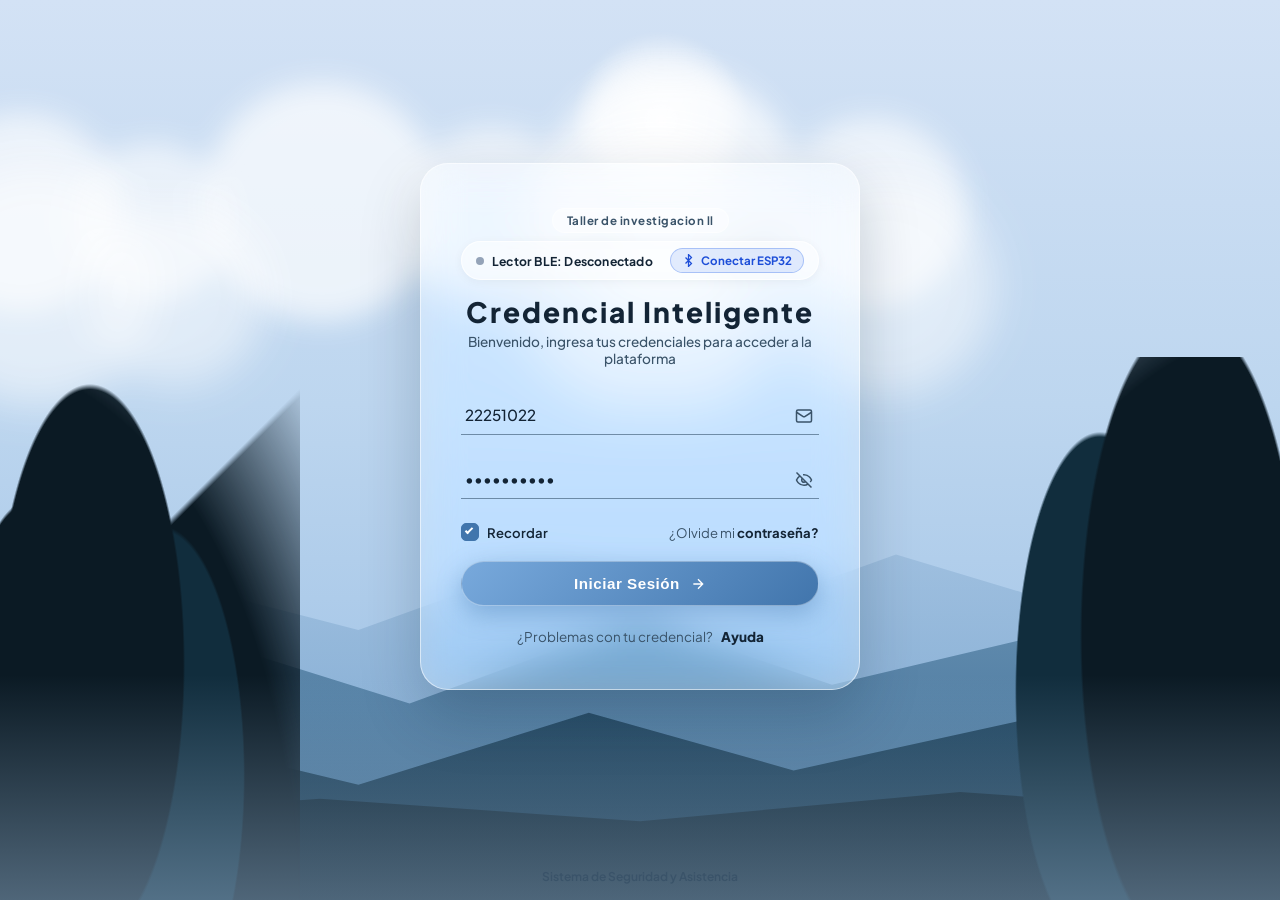
<file: index.html>
<!DOCTYPE html>
<html lang="es">
<head>
  <meta charset="UTF-8">
  <meta name="viewport" content="width=device-width, initial-scale=1.0">
  <title>Credencial Inteligente para Buena Gente | Portal del Alumno ITTLA</title>
  
  <!-- Configuración PWA (Progressive Web App Offline) -->
  <link rel="manifest" href="manifest.json">
  <meta name="theme-color" content="#1b3a54">
  <link rel="icon" type="image/png" sizes="192x192" href="icons/icon-192.png">
  <link rel="apple-touch-icon" href="icons/icon-192.png">
  <meta name="mobile-web-app-capable" content="yes">
  <meta name="apple-mobile-web-app-capable" content="yes">
  <meta name="apple-mobile-web-app-status-bar-style" content="black-translucent">
  <meta name="apple-mobile-web-app-title" content="Credencial ITTLA">

  <link rel="stylesheet" href="styles.css">
  <link rel="preconnect" href="https://fonts.googleapis.com">
  <link rel="preconnect" href="https://fonts.gstatic.com" crossorigin>
  <link href="https://fonts.googleapis.com/css2?family=Plus+Jakarta+Sans:wght@300;400;500;600;700;800&display=swap" rel="stylesheet">
</head>
<body class="theme-default">

  <!-- Escenario de Fondo Ilustrado (Inspirado en la imagen de referencia: montañas, niebla, sol, pinos y aves) -->
  <div class="scenery-background" aria-hidden="true">
    <div class="sky-gradient"></div>
    <div class="sun-orb"></div>
    <div class="cloud-layer layer-back"></div>
    <div class="cloud-layer layer-mid"></div>
    
    <!-- Siluetas de Aves -->
    <svg class="birds-group" viewBox="0 0 400 120">
      <path class="bird bird-1" d="M20,60 Q35,45 50,60 Q65,45 80,60" />
      <path class="bird bird-2" d="M120,40 Q130,28 140,40 Q150,28 160,40" />
      <path class="bird bird-3" d="M300,50 Q315,35 330,50 Q345,35 360,50" />
      <path class="bird bird-4" d="M350,30 Q360,20 370,30 Q380,20 390,30" />
    </svg>

    <!-- Capas de Montañas con degradados suaves -->
    <div class="mountain-range range-far"></div>
    <div class="mountain-range range-mid"></div>
    <div class="mountain-range range-near"></div>
    <div class="mountain-range range-valley"></div>

    <!-- Pinos / Vegetación de primer plano idéntica a la referencia -->
    <div class="pines-silhouette pines-left"></div>
    <div class="pines-silhouette pines-right"></div>
    <div class="mist-overlay"></div>
  </div>

  <!-- ========================================================= -->
  <!-- 1. PANTALLA DE INICIO DE SESIÓN (LOGIN DEL ALUMNO)         -->
  <!-- ========================================================= -->
  <div id="screen-login" class="screen-view active">


    <!-- Contenedor central con la tarjeta de cristal esmerilado -->
    <main class="login-wrapper">
      <div class="glass-card login-card" id="loginCardContainer">
        <div class="login-badge-header">
          <span class="ittla-pill">Taller de investigacion ll</span>
        </div>

        <!-- Control Centralizado de Conexión Bluetooth BLE -->
        <div class="login-ble-widget" id="loginBleWidget">
          <div class="login-ble-status" onclick="openBleModal()" title="Ver estado del lector Bluetooth ESP32">
            <span class="ble-status-dot dot-disconnected" id="loginBleDot"></span>
            <span class="login-ble-label" id="loginBleLabel">Lector BLE: Desconectado</span>
          </div>
          <button type="button" class="btn-login-ble" id="btnLoginBle" onclick="handleLoginBleClick()" title="Conectar ESP32 con lector PN532">
            <svg width="13" height="13" viewBox="0 0 24 24" fill="none" stroke="currentColor" stroke-width="2.3">
              <path d="M6.5 6.5l11 11L12 23V1l5.5 5.5-11 11"/>
            </svg>
            <span id="btnLoginBleText">Conectar ESP32</span>
          </button>
        </div>
        <h1 class="login-title">Credencial Inteligente </h1>
<p
         class="login-subtext">Bienvenido, ingresa tus credenciales para acceder a la plataforma
</p>

        <form id="form-login" onsubmit="handleLoginSubmit(event)" autocomplete="off">
          <!-- Campo Matrícula Escolar -->
          <div class="form-group-ref">
            <input 
              type="text" 
              id="login-username" 
              name="username" 
              required 
              placeholder="Matrícula (Ej. 22251022)"
              value="22251022"
            >
            <span class="ref-input-icon">
              <svg width="18" height="18" viewBox="0 0 24 24" fill="none" stroke="currentColor" stroke-width="2">
                <rect width="20" height="16" x="2" y="4" rx="2"/>
                <path d="m22 7-8.97 5.7a1.94 1.94 0 0 1-2.06 0L2 7"/>
              </svg>
            </span>
          </div>

          <!-- Campo Contraseña con botón Mostrar/Ocultar -->
          <div class="form-group-ref">
            <input 
              type="password" 
              id="login-password" 
              name="password" 
              required 
              placeholder="Contraseña"
              value="alumno2026"
            >
            <button 
              type="button" 
              class="ref-input-icon toggle-pass-btn" 
              id="btn-toggle-pass" 
              onclick="togglePasswordVisibility('login-password', 'btn-toggle-pass')"
              title="Mostrar/Ocultar contraseña"
            >
              <svg id="eye-icon" width="18" height="18" viewBox="0 0 24 24" fill="none" stroke="currentColor" stroke-width="2">
                <path d="M9.88 9.88a3 3 0 1 0 4.24 4.24"/>
                <path d="M10.73 5.08A10.43 10.43 0 0 1 12 5c7 0 10 7 10 7a13.16 13.16 0 0 1-1.67 2.68"/>
                <path d="M6.61 6.61A13.526 13.526 0 0 0 2 12s3 7 10 7a9.74 9.74 0 0 0 5.39-1.61"/>
                <line x1="2" x2="22" y1="2" y2="22"/>
              </svg>
            </button>
          </div>

          <!-- Fila de opciones: Recordar y Olvidé contraseña -->
          <div class="form-row-options">
            <label class="ref-checkbox-label">
              <input type="checkbox" id="login-remember" checked>
              <span class="custom-chk"></span>
              <span class="chk-text">Recordar</span>
            </label>
            <a href="#" class="ref-forgot" onclick="showDemoAlert('Para restablecer contraseña de alumno, acude a Servicios Escolares o al Centro de Cómputo del ITTLA.')">
              ¿Olvide mi <strong>contraseña?</strong>
            </a>
          </div>

          <!-- Botón de acceso estilo píldora con degradado azul -->
          <button type="submit" class="btn-ref-submit" id="btn-login-submit">
            <span>Iniciar Sesión</span>
            <svg width="16" height="16" viewBox="0 0 24 24" fill="none" stroke="currentColor" stroke-width="2">
              <path d="M5 12h14M12 5l7 7-7 7"/>
            </svg>
          </button>

          <!-- Pie de tarjeta institucional -->
          <div class="login-card-footer">
            <span>¿Problemas con tu credencial?</span>
            <a href="#" class="ref-register-link" onclick="showDemoAlert('La vinculación de tarjetas NFC se realiza en el Departamento de Servicios Escolares.')">Ayuda</a>
          </div>
        </form>
      </div>
    </main>

    <!-- Footer discreto en pantalla de acceso -->
    <footer class="login-institutional-footer">
      <span> Sistema de Seguridad y Asistencia</span>
    </footer>
  </div>

  <!-- ========================================================= -->
  <!-- 2. SISTEMA INTERNO: PANEL DEL ALUMNO                      -->
  <!-- ========================================================= -->
  <div id="screen-dashboard" class="screen-view">
    <div class="dashboard-shell">
      
      <!-- Capa de fondo oscuro para el menú lateral desplegable -->
      <div class="sidebar-backdrop" id="sidebarBackdrop" onclick="toggleSidebar(false)"></div>

      <!-- Menú Lateral (Sidebar) estilo Cristal Esmerilado (Desplegable) -->
      <aside class="dashboard-sidebar" id="dashboardSidebar">
        <!-- Encabezado del menú -->
        <div class="sidebar-brand">
          <div class="brand-crest">
            <svg width="24" height="24" viewBox="0 0 24 24" fill="none" stroke="currentColor" stroke-width="2">
              <path d="M12 2L3 7v6c0 5.55 3.84 10.74 9 12 5.16-1.26 9-6.45 9-12V7l-9-5z"/>
              <path d="M9 12l2 2 4-4"/>
            </svg>
          </div>
          <div class="brand-meta">
            <span class="system-name">Portal Alumno</span>
            <span class="system-sub">ITTLA · Buena Gente</span>
          </div>
          <button class="sidebar-close-btn" onclick="toggleSidebar(false)" title="Cerrar menú">
            <svg width="20" height="20" viewBox="0 0 24 24" fill="none" stroke="currentColor" stroke-width="2"><path d="M18 6L6 18M6 6l12 12"/></svg>
          </button>
        </div>

        <!-- Indicador de estado de conexión del sensor Bluetooth BLE -->
        <div class="system-status-indicator" id="sidebarBleIndicator" onclick="openBleModal()" style="cursor:pointer;" title="Ver estado del lector Bluetooth ESP32">
          <span class="pulse-dot dot-disconnected" id="sidebarBleDot"></span>
          <span class="status-label" id="sidebarBleLabel">Lector Desconectado</span>
        </div>

        <!-- Navegación exclusiva para el Estudiante: 2 OPCIONES -->
        <nav class="sidebar-menu">
          <div class="menu-section-label">MI CUENTA ESCOLAR</div>
          
          <button class="nav-item active" data-view="view-student-portal" onclick="navigateDashboard('view-student-portal')">
            <svg width="18" height="18" viewBox="0 0 24 24" fill="none" stroke="currentColor" stroke-width="2">
              <rect width="18" height="18" x="3" y="4" rx="2" ry="2"/>
              <line x1="16" x2="16" y1="2" y2="6"/>
              <line x1="8" x2="8" y1="2" y2="6"/>
              <line x1="3" x2="21" y1="10" y2="10"/>
              <circle cx="12" cy="15" r="2"/>
            </svg>
            <span>Asistencia</span>
          </button>

          <button class="nav-item" data-view="view-student-perfil" onclick="navigateDashboard('view-student-perfil')">
            <svg width="18" height="18" viewBox="0 0 24 24" fill="none" stroke="currentColor" stroke-width="2">
              <path d="M19 21v-2a4 4 0 0 0-4-4H9a4 4 0 0 0-4 4v2"/>
              <circle cx="12" cy="7" r="4"/>
            </svg>
            <span>Mi Perfil y Ajustes</span>
          </button>
        </nav>

        <!-- Botón de Cerrar Sesión -->
        <div class="sidebar-footer">
          <button class="btn-logout" onclick="handleLogout()">
            <svg width="16" height="16" viewBox="0 0 24 24" fill="none" stroke="currentColor" stroke-width="2">
              <path d="M9 21H5a2 2 0 0 1-2-2V5a2 2 0 0 1 2-2h4"/>
              <polyline points="16 17 21 12 16 7"/>
              <line x1="21" x2="9" y1="12" y2="12"/>
            </svg>
            <span>Cerrar Sesión</span>
          </button>
        </div>
      </aside>

      <!-- Contenido Principal -->
      <div class="dashboard-main-area">
        
        <!-- Barra Superior (Topbar) estilo vidrio esmerilado con botón hamburguesa -->
        <header class="dashboard-topbar">
          <div class="topbar-left">
            <button class="hamburger-menu-btn mobile-menu-trigger" id="hamburgerMenuBtn" onclick="toggleSidebar()" title="Abrir Menú de Opciones" aria-label="Abrir Menú">
              <svg width="22" height="22" viewBox="0 0 24 24" fill="none" stroke="currentColor" stroke-width="2.2" stroke-linecap="round">
                <line x1="3" y1="6" x2="21" y2="6"/>
                <line x1="3" y1="12" x2="21" y2="12"/>
                <line x1="3" y1="18" x2="21" y2="18"/>
              </svg>
            </button>
            <div class="view-breadcrumb">
              <span class="breadcrumb-sub">Portal Estudiantil ITTLA</span>
              <h2 class="breadcrumb-title" id="currentViewTitle">Asistencia</h2>
            </div>
          </div>

          <div class="topbar-actions">
            <!-- Pill de Rol -->
            <div class="user-role-badge">
              <span class="role-dot"></span>
              <span>Alumno</span>
            </div>
            <!-- Perfil de Usuario con avatar -->
            <div class="topbar-user" onclick="navigateDashboard('view-student-perfil')" style="cursor:pointer;" title="Ver Mi Perfil y Credencial">
              <div class="user-avatar-small" id="topbarAvatar">JM</div>
              <span class="user-name-short" id="topbarUserName">Jesus Martinez</span>
            </div>
          </div>
        </header>

        <!-- Contenedor dinámico de pantallas del Alumno -->
        <div class="views-wrapper">

          <!-- ========================================================= -->
          <!-- PANTALLA 1: CONTROL DE ASISTENCIA Y CALENDARIO DEL ALUMNO  -->
          <!-- ========================================================= -->
          <section id="view-student-portal" class="subview active">
         

            <!-- Tarjetas de Estadísticas del Alumno -->
            

            

            <!-- Bloque 2: CALENDARIO INTERACTIVO Y DETALLE DEL DÍA -->
            <div class="student-calendar-grid">
              
              <!-- Columna izquierda: Calendario Mensual -->
              <div class="glass-card calendar-card">
                <div class="calendar-header-controls">
                  <button class="btn-ref-outline btn-xs" onclick="changeStudentCalendarMonth(-1)">&laquo; Mes Anterior</button>
                  <div style="display:flex; align-items:center; gap:8px;">
                    <h3 class="calendar-month-title" id="calendarMonthTitle">Octubre 2026</h3>
                    <button class="btn-ref-outline btn-xs" onclick="goToToday()" title="Ir al día actual de hoy" style="font-weight:700;">Hoy</button>
                  </div>
                  <button class="btn-ref-outline btn-xs" onclick="changeStudentCalendarMonth(1)">Siguiente Mes &raquo;</button>
                </div>

                <div class="calendar-weekdays">
                  <span>Lun</span>
                  <span>Mar</span>
                  <span>Mié</span>
                  <span>Jue</span>
                  <span>Vie</span>
                  <span>Sáb</span>
                  <span>Dom</span>
                </div>

                <div class="calendar-days-grid" id="calendarDaysGrid">
                  <!-- Días renderizados con script.js -->
                </div>

                <div class="calendar-legend-bar">
                  <span class="c-legend-item"><span class="c-dot dot-present"></span> Puntual</span>
                  <span class="c-legend-item"><span class="c-dot dot-late"></span> Retardo</span>
                  <span class="c-legend-item"><span class="c-dot dot-absent"></span> Inasistencia</span>
                  <span class="c-legend-item"><span class="c-dot dot-empty"></span> Inhábil / Fin de sem.</span>
                  <span class="c-legend-item"><span class="today-tag" style="margin-top:0;">HOY</span> Día actual</span>
                </div>










                <!-- Bloque 1: Últimos Registros de Asistencia del Alumno -->
            <div class="glass-card panel-table-card" style="margin-bottom: 24px;">
              <div class="card-header-flex">
                <div>
                  <h3 class="card-title">Últimos Registros de Asistencia</h3>
                  <p class="card-subtitle">Entradas y salidas registradas</p>
                </div>
                <button class="btn-ref-outline btn-sm" onclick="printStudentAttendance()">
                  <svg width="14" height="14" viewBox="0 0 24 24" fill="none" stroke="currentColor" stroke-width="2"><polyline points="6 9 6 2 18 2 18 9"/><path d="M6 18H4a2 2 0 0 1-2-2v-5a2 2 0 0 1 2-2h16a2 2 0 0 1 2 2v5a2 2 0 0 1-2 2h-2"/><rect width="12" height="8" x="6" y="14"/></svg>
                  Imprimir Comprobante
                </button>
              </div>

              <div class="table-responsive">
                <table class="custom-table" id="tableStudentRecentAttendance">
                  <thead>
                    <tr>
                      <th>Fecha</th>
                      <th>Hora</th>
                      <th>Movimiento</th>
                      <th>Estado</th>
                      <th>Torniquete / Lector</th>
                      <th>Folio Registro</th>
                    </tr>
                  </thead>
                  <tbody id="tbodyStudentRecentAttendance">
                    <!-- Filas renderizadas dinámicamente con script.js -->
                  </tbody>
                </table>
              </div>
            </div>













              </div>

              <!-- Columna derecha: Tarjeta de Consulta del Día Seleccionado (Fiel al formato solicitado) -->
              <div class="glass-card day-detail-card" id="dayDetailCard">
                <div class="day-detail-header">
                  <div class="day-detail-badge">CONSULTA DE ASISTENCIA DIARIA</div>
                  <h3 class="day-detail-date" id="dayDetailDateLabel">Cargando...</h3>             
                </div>










                














                <!-- Detalle formateado exactamente como lo requirió el usuario -->
                <div class="record-spec-box" id="recordSpecBox">
                  <div class="spec-row">
                    <span class="spec-label">Estudiante</span>
                    <span class="spec-value" id="specStudentMatricula">22251022</span>
                  </div>
                  <div class="spec-row">
                    <span class="spec-label">Nombre</span>
                    <span class="spec-value" id="specStudentName">Jesus Martinez Mar</span>
                  </div>
                  <div class="spec-row">
                    <span class="spec-label">Fecha</span>
                    <span class="spec-value" id="specDate">--/--/----</span>
                  </div>
                  <div class="spec-row">
                    <span class="spec-label">Hora</span>
                    <span class="spec-value highlight-time" id="specTime">07:05</span>
                  </div>




















 <!--botones de hpra y activo-->
<div class="quick-chip">
                  <span class="q-label">Estado de Credencial</span>
                  <span class="q-val text-success" id="studentPortalCardStatus">Activa</span>
            </div>
            <div class="quick-chip">
                  <span class="q-label">Hora      </span>
                  <span class="q-val" id="liveClockDisplay">07:05:00 AM</span>
            </div>










                </div>
                <div class="secondary-record-box" id="secondaryRecordBox">
                </div>
                <div class="day-detail-note">
                  <svg width="14" height="14" viewBox="0 0 24 24" fill="none" stroke="currentColor" stroke-width="2"><circle cx="12" cy="12" r="10"/><line x1="12" y1="16" x2="12" y2="12"/><line x1="12" y1="8" x2="12.01" y2="8"/></svg>
                  <span>Haz clic sobre cualquier fecha en el calendario para consultar el registro detallado.</span>
                </div>
              </div>
            </div>
          </section>





























          <!-- ========================================================= -->
          <!-- PANTALLA 2: MI PERFIL Y AJUSTES (INCLUYE MI CREDENCIAL)   -->
          <!-- ========================================================= -->
          <section id="view-student-perfil" class="subview">
            <div class="profile-layout-grid">
              
              <!-- Columna 1: Mi Credencial Inteligente Digital -->
              <div class="glass-card digital-id-card-view">
                <div class="card-header-flex">
                  <h3 class="card-title">Mi Credencial Digital</h3>
                  <span class="badge-status status-active">Activa y Verificada</span>
                </div>

                <!-- Tarjeta física renderizada con diseño escolar ITTLA -->
                <div class="ittla-id-card-preview student-large-card" id="studentDigitalIdCard">
                  <div class="id-card-top-row">
                    <span class="id-brand">Taller · investigación 2</span>
                    <span class="id-chip-icon">
                      <svg width="28" height="28" viewBox="0 0 24 24" fill="none" stroke="currentColor" stroke-width="2">
                        <rect width="18" height="18" x="3" y="3" rx="2"/>
                        <path d="M7 7h.01M17 7h.01M7 17h.01M17 17h.01M12 7v10M7 12h10"/>
                      </svg>
                    </span>
                  </div>
                  <div class="id-card-body-row">
                    <div class="id-avatar-box large-avatar" id="studentCredAvatar">JM</div>
                    <div class="id-details">
                      <h4 id="studentCredName">Jesus Martinez Mar</h4>
                      <p id="studentCredCareer">Ing. en Sistemas Computacionales</p>
                      <div class="id-numbers">
                        <span>Matrícula: <strong id="studentCredMatricula">22251022</strong></span>
                        <span>Grupo: <strong id="studentCredGroup">ISC-501</strong></span>
                      </div>
                      <div class="id-numbers" style="margin-top:4px;">
                        <span>NFC UID: <code id="studentCredUid">88:4D:21:6B</code></span>
                        <span>Vigencia: <strong>Dic 2026</strong></span>
                      </div>
                    </div>
                  </div>
                  <div class="id-card-footer-row">
                    <span>CREDENCIAL INTELIGENTE PARA BUENA GENTE</span>
                    <span class="nfc-logo-text">NFC ))) </span>
                  </div>
                </div>

                <div class="cred-actions" style="margin-top: 18px;">
                  <button class="btn-ref-submit btn-sm btn-block" onclick="openNfcSimulatorModal()">
                    <svg width="14" height="14" viewBox="0 0 24 24" fill="none" stroke="currentColor" stroke-width="2"><path d="M13 2L3 14h9l-1 8 10-12h-9l1-8z"/></svg>
                    Simular Checada con esta Tarjeta
                  </button>
                </div>
              </div>

              <!-- Columna 2: Expediente Escolar y Perfil del Alumno -->
              <div class="glass-card profile-card">
                <div class="profile-header-visual">
                  <div class="profile-avatar-large" id="profileCardAvatar">JM</div>
                  <h3 class="profile-name" id="profileNameVal">Jesus Martinez Mar</h3>
                  <span class="profile-badge-pill" id="profileStatusBadge">Alumno Regular</span>
                  <span class="profile-email" id="profileEmailVal">22251022@tlalnepantla.tecnm.mx</span>
                </div>

                <h4 style="font-size:0.85rem; font-weight:700; color:var(--text-main); margin-bottom:12px;">Expediente Escolar Oficial</h4>
                <div class="profile-meta-list">
                  <div class="meta-row">
                    <span class="m-label">Matrícula Oficial:</span>
                    <span class="m-val"><code id="profileMatriculaVal">22251022</code></span>
                  </div>
                  <div class="meta-row">
                    <span class="m-label">Carrera / Plan:</span>
                    <span class="m-val" id="profileCareerVal">Ing. en Sistemas Computacionales (ISIC-2010-224)</span>
                  </div>
                  <div class="meta-row">
                    <span class="m-label">Semestre y Grupo:</span>
                    <span class="m-val" id="profileGroupVal">5º Semestre · Grupo ISC-501</span>
                  </div>
                  <div class="meta-row">
                    <span class="m-label">Turno Escolar:</span>
                    <span class="m-val">Matutino (Entrada 07:00 AM)</span>
                  </div>
                  <div class="meta-row">
                    <span class="m-label">Tutor Asignado:</span>
                    <span class="m-val">Mtro. Alejandro Ramos Pérez</span>
                  </div>
                  <div class="meta-row">
                    <span class="m-label">Estatus Académico:</span>
                    <span class="badge-status status-active">Inscrito y Regular</span>
                  </div>
                </div>

                <div style="display:flex; gap:10px; flex-wrap:wrap;">
                  <button class="btn-ref-outline" style="flex:1;" onclick="showToast('Tus datos están sincronizados con la base central del ITTLA.', 'info')">
                    Verificar Datos
                  </button>
                  <button class="btn-ref-outline" style="flex:1;" onclick="showToast('Para aclaraciones sobre justificaciones médicas, acude a Prefectura.', 'info')">
                    Aclaraciones
                  </button>
                </div>
              </div>

              <!-- Fila Inferior: Preferencias de la Interfaz -->
              <div class="glass-card settings-card" style="grid-column: 1 / -1;">
                <h3 class="section-title">Preferencias de la Interfaz</h3>
                <p class="section-subtitle">Ajustes visuales y de interacción del portal estudiantil</p>

                <div class="settings-group">
                  <div class="setting-item">
                    <div class="setting-info">
                      <strong>Efecto de Desenfoque Translúcido (Glassmorphism)</strong>
                      <p>Mantiene el fondo escénico con efecto esmerilado de la referencia</p>
                    </div>
                    <label class="switch">
                      <input type="checkbox" id="settingGlass" checked onchange="toggleGlassEffect(this.checked)">
                      <span class="slider round"></span>
                    </label>
                  </div>

                  <div class="setting-item">
                    <div class="setting-info">
                      <strong>Sonido en Simulación de Pase NFC</strong>
                      <p>Emite un pitido audible (Web Audio API) al registrar acceso exitoso</p>
                    </div>
                    <label class="switch">
                      <input type="checkbox" id="settingAudio" checked>
                      <span class="slider round"></span>
                    </label>
                  </div>

                  <div class="setting-item">
                    <div class="setting-info">
                      <strong>Notificaciones en Pantalla (Toasts)</strong>
                      <p>Muestra avisos al interactuar con el sistema</p>
                    </div>
                    <label class="switch">
                      <input type="checkbox" id="settingNotifications" checked>
                      <span class="slider round"></span>
                    </label>
                  </div>
                </div>

                <div class="settings-footer">
                  <button class="btn-ref-danger" onclick="handleLogout()">
                    <svg width="16" height="16" viewBox="0 0 24 24" fill="none" stroke="currentColor" stroke-width="2">
                      <path d="M9 21H5a2 2 0 0 1-2-2V5a2 2 0 0 1 2-2h4"/>
                      <polyline points="16 17 21 12 16 7"/>
                      <line x1="21" x2="9" y1="12" y2="12"/>
                    </svg>
                    <span>Cerrar Sesión</span>
                  </button>
                </div>
              </div>

            </div>
          </section>

        </div> <!-- Fin views-wrapper -->

      </div> <!-- Fin dashboard-main-area -->
    </div> <!-- Fin dashboard-shell -->
  </div> <!-- Fin screen-dashboard -->


  <!-- ========================================================= -->
  <!-- MODALES DE DIÁLOGO Y CONTROL BLUETOOTH BLE                -->
  <!-- ========================================================= -->

  <!-- Modal: Conexión Bluetooth BLE (ESP32 + PN532) y Registro Local -->
  <div class="modal-backdrop" id="modalNfcSim">
    <div class="glass-card modal-container modal-nfc-dialog">
      <div class="modal-header">
        <div class="modal-title-with-icon">
          <div class="nfc-pulse-badge" id="nfcModalPulseIcon">BLE</div>
          <div>
            <h3 class="modal-title">Lector NFC ESP32 · Bluetooth BLE</h3>
            <span class="modal-subtitle">Enlace inalámbrico directo con microcontrolador ESP32 y sensor PN532 (I2C)</span>
          </div>
        </div>
        <button class="modal-close-btn" onclick="closeBleModal()">&times;</button>
      </div>

      <div class="modal-body">
        
        <!-- Bloque A: Control de Enlace Bluetooth BLE con ESP32 -->
        <div class="nfc-scanner-card glass-card">
          <div class="scanner-card-header">
            <div>
              <span class="scanner-badge-label">MÓDULO BLUETOOTH BLE</span>
              <div style="font-size:0.75rem; color:var(--text-muted); margin-top:2px;">
                Dispositivo: <strong id="bleDeviceNameLabel" style="color:var(--text-main);">Ninguno</strong>
              </div>
            </div>
            <span class="badge-status status-demo" id="bleModalStateBadge">Desconectado</span>
          </div>

          <div class="nfc-scanner-visual" id="nfcScannerVisualBox">
            <div class="scanner-rings">
              <div class="ring ring-1"></div>
              <div class="ring ring-2"></div>
              <div class="ring ring-3"></div>
            </div>
            <div class="scanner-device-icon">
              <svg width="44" height="44" viewBox="0 0 24 24" fill="none" stroke="currentColor" stroke-width="1.8">
                <path d="M6.5 6.5l11 11L12 23V1l5.5 5.5-11 11"/>
              </svg>
            </div>
            <div class="scanner-status-text" id="bleModalStatusMessage">
              Presiona "Conectar ESP32" para buscar y enlazar el torniquete por Bluetooth BLE.
            </div>
          </div>

          <!-- Botones de Acción BLE -->
          <button type="button" class="btn-ref-submit btn-block" id="btnBleModalConnect" onclick="handleBleConnectToggle()">
            <svg width="18" height="18" viewBox="0 0 24 24" fill="none" stroke="currentColor" stroke-width="2">
              <path d="M12 2v20M17 5H9.5a3.5 3.5 0 0 0 0 7h5a3.5 3.5 0 0 1 0 7H6"/>
            </svg>
            <span>Conectar ESP32 (Bluetooth)</span>
          </button>

          <button type="button" class="btn-ref-outline btn-block" id="btnBleModalReconnect" onclick="handleBleReconnect()" style="display:none; margin-top:8px;">
            <svg width="16" height="16" viewBox="0 0 24 24" fill="none" stroke="currentColor" stroke-width="2">
              <path d="M21.5 2v6h-6M21.34 15.57a10 10 0 1 1-.57-8.38l5.67-5.67"/>
            </svg>
            <span>Reconectar Dispositivo</span>
          </button>

          <p class="nfc-compat-note">
            <svg width="14" height="14" viewBox="0 0 24 24" fill="none" stroke="currentColor" stroke-width="2"><circle cx="12" cy="12" r="10"/><line x1="12" y1="16" x2="12" y2="12"/><line x1="12" y1="8" x2="12.01" y2="8"/></svg>
            <span>Requiere Google Chrome en Android, Bluetooth activo y antena PN532 conectada al ESP32 por I2C.</span>
          </p>
        </div>

        <!-- Tarjeta de Última Lectura Registrada en Tiempo Real -->
        <div class="glass-card" id="bleLastScanBox" style="display:none; padding:14px; margin-bottom:14px; border:1px solid rgba(16,185,129,0.4); background:rgba(16,185,129,0.08);">
          <div style="display:flex; justify-content:space-between; align-items:center; margin-bottom:8px;">
            <strong style="font-size:0.82rem; color:var(--text-main);">Última Lectura de Credencial</strong>
            <span class="badge-status status-active" id="bleLastScanResult">Registrado</span>
          </div>
          <div style="font-size:0.78rem; display:flex; flex-direction:column; gap:4px;">
            <div>UID Detectado: <code id="bleLastScanUid" style="font-weight:800; font-size:0.9rem;">--</code></div>
            <div>Estudiante: <strong id="bleLastScanStudent">--</strong></div>
            <div>Hora del Evento: <span id="bleLastScanTime">--</span></div>
          </div>
        </div>

        <!-- Separador de Modos -->
        <div class="nfc-mode-divider">
          <span>O PRUEBA LOCAL (VERIFICACIÓN SIN ESP32 FÍSICO)</span>
        </div>

        <!-- Bloque B: Alternativa de Comprobación Local (Para PC / Evaluadores) -->
        <div class="nfc-demo-box glass-card">
          <div class="demo-box-header">
            <div>
              <strong style="font-size:0.85rem; color:var(--text-main);">Simulador de Lectura NFC en IndexedDB</strong>
              <p style="font-size:0.74rem; color:var(--text-muted); margin-top:2px;">
                Permite enviar un UID de prueba para verificar el guardado en la base local y actualizar el calendario.
              </p>
            </div>
            <span class="badge-status status-demo">Prueba Local</span>
          </div>

          <div class="form-grid-2" style="margin-top:12px;">
            <div class="form-field">
              <label for="nfcSimUidInput">UID de la Credencial:</label>
              <input type="text" id="nfcSimUidInput" class="ref-input" value="884D216B" placeholder="Ej. 884D216B" style="font-family:monospace; font-weight:700; text-transform:uppercase;">
            </div>

            <div class="form-field">
              <label for="nfcSimMovement">Tipo de Registro:</label>
              <select id="nfcSimMovement" class="ref-select">
                <option value="Entrada">Entrada al Plantel</option>
                <option value="Salida">Salida del Plantel</option>
              </select>
            </div>

            <div class="form-field" style="grid-column: 1 / -1;">
              <label for="nfcSimStatus">Estado / Puntualidad:</label>
              <select id="nfcSimStatus" class="ref-select">
                <option value="Puntual">Puntual (En horario)</option>
                <option value="Retardo">Retardo (+15 minutos)</option>
                <option value="Salida Normal">Salida Normal</option>
              </select>
            </div>
          </div>

          <!-- Vista previa de la tarjeta física -->
          <div class="ittla-id-card-preview" id="simCardPreview" style="margin-top:12px;">
            <div class="id-card-top-row">
              <span class="id-brand">TECNM / ITTLA · PN532 BLE</span>
              <span class="id-chip-icon">
                <svg width="24" height="24" viewBox="0 0 24 24" fill="none" stroke="currentColor" stroke-width="2">
                  <rect width="18" height="18" x="3" y="3" rx="2"/>
                  <path d="M7 7h.01M17 7h.01M7 17h.01M17 17h.01M12 7v10M7 12h10"/>
                </svg>
              </span>
            </div>
            <div class="id-card-body-row">
              <div class="id-avatar-box">JM</div>
              <div class="id-details">
                <h4>Jesus Martinez Mar</h4>
                <p>Ing. en Sistemas Computacionales</p>
                <div class="id-numbers">
                  <span>Matrícula: <strong>22251022</strong></span>
                  <span>UID NFC: <code>884D216B</code></span>
                </div>
              </div>
            </div>
            <div class="id-card-footer-row">
              <span>CREDENCIAL INTELIGENTE PARA BUENA GENTE</span>
              <span class="nfc-logo-text">PN532 · BLE</span>
            </div>
          </div>

          <div style="margin-top:14px;">
            <button type="button" class="btn-ref-outline btn-block" onclick="executeLocalScanSimulation()">
              <svg width="16" height="16" viewBox="0 0 24 24" fill="none" stroke="currentColor" stroke-width="2">
                <path d="M5 12h14M12 5l7 7-7 7"/>
              </svg>
              <span>Simular Checada en IndexedDB</span>
            </button>
          </div>
        </div>

      </div>

      <div class="modal-footer">
        <button type="button" class="btn-ref-outline" onclick="closeBleModal()">Cerrar</button>
      </div>
    </div>
  </div>

  <!-- Modal Informativo: Acerca del Proyecto -->
  <div class="modal-backdrop" id="modalAbout">
    <div class="glass-card modal-container">
      <div class="modal-header">
        <h3 class="modal-title" id="modalAboutTitle">Credencial Inteligente para Buena Gente</h3>
        <button class="modal-close-btn" onclick="closeAboutModal()">&times;</button>
      </div>
      <div class="modal-body" id="modalAboutContent">
        <p><strong>Instituto Tecnológico de Tlalnepantla (ITTLA)</strong></p>
        <p>Proyecto escolar enfocado en el control de asistencia y seguridad mediante credenciales inteligentes NFC (PN532), microcontrolador ESP32 con Bluetooth BLE, base de datos local IndexedDB y PWA instalable sin internet.</p>
        <div class="features-bullets">
          <div class="bullet-item">✓ Lectura NFC directa mediante módulo PN532 conectado por I2C al ESP32 (SDA 21, SCL 22)</div>
          <div class="bullet-item">✓ Transmisión inalámbrica de UID por Bluetooth Low Energy (Web Bluetooth API)</div>
          <div class="bullet-item">✓ Almacenamiento local persistente en IndexedDB (100% offline, sin servidores ni MySQL)</div>
          <div class="bullet-item">✓ PWA instalable en celulares Android con Service Worker y funcionamiento sin conexión</div>
        </div>
      </div>
      <div class="modal-footer">
        <button type="button" class="btn-ref-submit" onclick="closeAboutModal()">Aceptar</button>
      </div>
    </div>
  </div>

  <!-- Contenedor flotante para Notificaciones Toast -->
  <div id="toast-container" class="toast-container"></div>

  <!-- Arquitectura PWA Offline: IndexedDB + Bluetooth BLE + Asistencia Local -->
  <script src="js/database.js"></script>
  <script src="js/bluetooth-service.js"></script>
  <script src="js/attendance-service.js"></script>
  <script src="js/app.js"></script>
</body>
</html>
</file>
<file: styles.css>
/* ==========================================================================
   CREDENCIAL INTELIGENTE PARA BUENA GENTE — ITTLA
   Hoja de Estilos CSS3 (Fiel a la Referencia Visual)
   Estética: Glassmorphism / Frosted Glass / Paisaje Alpino Sereno
   ========================================================================== */

:root {
  /* Paleta cromática inspirada en la imagen de referencia */
  --sky-top: #cfdef3;
  --sky-mid: #e0eafc;
  --mountain-far: #9bbad9;
  --mountain-mid: #527d9c;
  --mountain-dark: #1e455e;
  --pines-deep: #0b1a24;
  --pines-accent: #112d3d;
  
  /* Gradientes de botones y acentos (idéntico al botón Login de la imagen) */
  --btn-blue-start: #78a9dc;
  --btn-blue-end: #4175ac;
  --btn-blue-hover: #336496;
  --btn-blue-shadow: rgba(65, 117, 172, 0.4);

  /* Superficies de cristal esmerilado (Glassmorphism) */
  --glass-bg: rgba(255, 255, 255, 0.28);
  --glass-bg-subtle: rgba(255, 255, 255, 0.18);
  --glass-bg-elevated: rgba(255, 255, 255, 0.42);
  --glass-border: rgba(255, 255, 255, 0.45);
  --glass-border-subtle: rgba(255, 255, 255, 0.25);
  --glass-shadow: 0 20px 45px rgba(8, 26, 43, 0.18);
  --glass-shadow-sm: 0 8px 24px rgba(8, 26, 43, 0.12);
  --glass-blur: blur(20px);
  --glass-saturate: saturate(160%);

  /* Tipografía y colores de texto */
  --text-main: #132435;
  --text-muted: #3a5369;
  --text-soft: #5b768e;
  --text-light: #ffffff;
  --line-color: rgba(30, 69, 94, 0.35);

  /* Colores funcionales / Estados */
  --status-active: #059669;
  --status-active-bg: rgba(5, 150, 105, 0.15);
  --status-warning: #d97706;
  --status-warning-bg: rgba(217, 119, 6, 0.15);
  --status-danger: #dc2626;
  --status-danger-bg: rgba(220, 38, 38, 0.15);
  --status-info: #0284c7;
  --status-info-bg: rgba(2, 132, 199, 0.15);

  /* Radios y Espaciados */
  --radius-pill: 9999px;
  --radius-card: 28px;
  --radius-subcard: 18px;
  --radius-input: 12px;

  /* Transición fluida */
  --transition-smooth: all 0.28s cubic-bezier(0.4, 0, 0.2, 1);
}

/* Reseteo general y tipografía */
*, *::before, *::after {
  box-sizing: border-box;
  margin: 0;
  padding: 0;
}

body {
  font-family: 'Plus Jakarta Sans', -apple-system, BlinkMacSystemFont, "Segoe UI", Roboto, sans-serif;
  color: var(--text-main);
  background-color: #d6e4f3;
  min-height: 100vh;
  position: relative;
  overflow-x: hidden;
  -webkit-font-smoothing: antialiased;
}

/* ==========================================================================
   FONDO ILUSTRADO ESCÉNICO (Inspirado en la imagen de referencia)
   Montañas, nubes, sol blanco, aves y pinos detallados
   ========================================================================== */
.scenery-background {
  position: fixed;
  top: 0;
  left: 0;
  width: 100vw;
  height: 100vh;
  z-index: 0;
  pointer-events: none;
  overflow: hidden;
}

/* Cielo */
.sky-gradient {
  position: absolute;
  inset: 0;
  background: linear-gradient(180deg, #d3e2f5 0%, #bdd6ef 45%, #a8c8e8 75%, #8cb4dc 100%);
}

/* Sol circular suave */
.sun-orb {
  position: absolute;
  top: 4%;
  left: 45%;
  width: 170px;
  height: 170px;
  background: radial-gradient(circle, rgba(255, 255, 255, 0.95) 0%, rgba(255, 255, 255, 0.6) 50%, rgba(255, 255, 255, 0) 75%);
  border-radius: 50%;
  filter: blur(4px);
}

/* Nubes algodonadas */
.cloud-layer {
  position: absolute;
  width: 130%;
  height: 280px;
  background-repeat: repeat-x;
}

.layer-back {
  top: 8%;
  left: -10%;
  background-image: 
    radial-gradient(circle 100px at 150px 140px, rgba(255, 255, 255, 0.75) 99%, transparent),
    radial-gradient(circle 80px at 280px 150px, rgba(255, 255, 255, 0.7) 99%, transparent),
    radial-gradient(circle 120px at 450px 130px, rgba(255, 255, 255, 0.8) 99%, transparent),
    radial-gradient(circle 90px at 620px 145px, rgba(255, 255, 255, 0.75) 99%, transparent),
    radial-gradient(circle 130px at 800px 125px, rgba(255, 255, 255, 0.8) 99%, transparent),
    radial-gradient(circle 95px at 1000px 140px, rgba(255, 255, 255, 0.75) 99%, transparent);
  filter: blur(14px);
  opacity: 0.85;
}

.layer-mid {
  top: 14%;
  left: -5%;
  background-image: 
    radial-gradient(circle 120px at 100px 160px, rgba(255, 255, 255, 0.6) 99%, transparent),
    radial-gradient(circle 90px at 240px 170px, rgba(255, 255, 255, 0.55) 99%, transparent),
    radial-gradient(circle 140px at 720px 150px, rgba(255, 255, 255, 0.6) 99%, transparent),
    radial-gradient(circle 110px at 950px 160px, rgba(255, 255, 255, 0.55) 99%, transparent);
  filter: blur(20px);
  opacity: 0.9;
}

/* Aves volando */
.birds-group {
  position: absolute;
  top: 25%;
  left: 10%;
  width: 80%;
  height: 90px;
  z-index: 2;
  opacity: 0.85;
}

.bird {
  fill: none;
  stroke: #122838;
  stroke-width: 2.2;
  stroke-linecap: round;
  stroke-linejoin: round;
}

/* Cordilleras de montañas con clip-path */
.mountain-range {
  position: absolute;
  width: 100%;
  bottom: 0;
}

.range-far {
  height: 60vh;
  background: linear-gradient(180deg, #b0cbe7 0%, #87aed3 60%, #6892bb 100%);
  clip-path: polygon(
    0% 55%, 15% 42%, 28% 50%, 42% 38%, 56% 48%, 70% 36%, 84% 46%, 100% 40%, 100% 100%, 0% 100%
  );
  opacity: 0.75;
}

.range-mid {
  height: 52vh;
  background: linear-gradient(180deg, #719bbd 0%, #4a779b 60%, #2f5675 100%);
  clip-path: polygon(
    0% 62%, 18% 46%, 32% 58%, 50% 40%, 65% 54%, 82% 43%, 100% 55%, 100% 100%, 0% 100%
  );
  opacity: 0.85;
}

.range-near {
  height: 40vh;
  background: linear-gradient(180deg, #2e5977 0%, #1c4059 55%, #102a3d 100%);
  clip-path: polygon(
    0% 70%, 14% 56%, 28% 68%, 46% 48%, 62% 64%, 80% 50%, 100% 66%, 100% 100%, 0% 100%
  );
  opacity: 0.95;
}

.range-valley {
  height: 25vh;
  background: linear-gradient(180deg, #102c3e 0%, #081a26 100%);
  clip-path: polygon(0% 65%, 25% 55%, 50% 65%, 75% 52%, 100% 62%, 100% 100%, 0% 100%);
}

/* Siluetas de pinos en primer plano (Izquierda y Derecha) idénticas a la imagen */
.pines-silhouette {
  position: absolute;
  bottom: -15px;
  height: 62vh;
  z-index: 3;
  pointer-events: none;
}

.pines-left {
  left: -20px;
  width: 320px;
  background: 
    /* Árbol alto principal */
    radial-gradient(ellipse 95px 280px at 110px 55%, var(--pines-deep) 98%, transparent),
    radial-gradient(ellipse 70px 220px at 50px 65%, var(--pines-deep) 98%, transparent),
    radial-gradient(ellipse 85px 250px at 180px 75%, var(--pines-accent) 98%, transparent),
    /* Ramas estilizadas con degradado */
    linear-gradient(135deg, transparent 40%, var(--pines-deep) 41%);
  mask-image: radial-gradient(ellipse at bottom left, black 70%, transparent 100%);
  -webkit-mask-image: radial-gradient(ellipse at bottom left, black 70%, transparent 100%);
}

.pines-right {
  right: -30px;
  width: 360px;
  background: 
    radial-gradient(ellipse 110px 320px at 240px 50%, var(--pines-deep) 98%, transparent),
    radial-gradient(ellipse 85px 260px at 150px 60%, var(--pines-accent) 98%, transparent),
    radial-gradient(ellipse 95px 280px at 300px 70%, var(--pines-deep) 98%, transparent);
  mask-image: radial-gradient(ellipse at bottom right, black 75%, transparent 100%);
  -webkit-mask-image: radial-gradient(ellipse at bottom right, black 75%, transparent 100%);
}

.mist-overlay {
  position: absolute;
  bottom: 0;
  left: 0;
  width: 100%;
  height: 25vh;
  background: linear-gradient(0deg, rgba(162, 194, 224, 0.45) 0%, rgba(162, 194, 224, 0) 100%);
  z-index: 4;
}

/* ==========================================================================
   ESTRUCTURA GENERAL Y VISTAS
   ========================================================================== */
.screen-view {
  display: none;
  position: relative;
  z-index: 10;
  min-height: 100vh;
  opacity: 0;
  transition: opacity 0.35s ease-in-out;
}

.screen-view.active {
  display: flex;
  opacity: 1;
}

#screen-login.active {
  flex-direction: column;
}

#screen-dashboard.active {
  display: block;
}

/* ==========================================================================
   TARJETAS Y CRISTAL ESMERILADO (Glassmorphism Core)
   ========================================================================== */
.glass-card {
  background: var(--glass-bg);
  backdrop-filter: var(--glass-blur) var(--glass-saturate);
  -webkit-backdrop-filter: var(--glass-blur) var(--glass-saturate);
  border: 1px solid var(--glass-border);
  border-radius: var(--radius-card);
  box-shadow: var(--glass-shadow);
  position: relative;
  transition: var(--transition-smooth);
}

.glass-card:hover {
  border-color: rgba(255, 255, 255, 0.65);
}

/* ==========================================================================
   1. PANTALLA DE LOGIN (Fiel copia del diseño de referencia)
   ========================================================================== */
.reference-header {
  display: flex;
  justify-content: space-between;
  align-items: center;
  padding: 24px 60px;
  position: relative;
  z-index: 20;
}

.ref-brand {
  display: flex;
  align-items: center;
  gap: 12px;
}

.brand-crest {
  width: 44px;
  height: 44px;
  border-radius: 12px;
  background: rgba(255, 255, 255, 0.3);
  backdrop-filter: blur(10px);
  border: 1px solid rgba(255, 255, 255, 0.5);
  display: flex;
  align-items: center;
  justify-content: center;
  color: var(--text-main);
  box-shadow: 0 4px 12px rgba(10, 30, 50, 0.1);
}

.brand-text {
  display: flex;
  flex-direction: column;
}

.brand-title {
  font-size: 1.15rem;
  font-weight: 800;
  letter-spacing: 1px;
  color: var(--text-main);
  line-height: 1.1;
}

.brand-sub {
  font-size: 0.75rem;
  font-weight: 600;
  color: var(--text-muted);
}

/* Enlaces estilo menú de la imagen (HOME, ABOUT, SERVICE, CONTACT, LOGIN) */
.ref-nav {
  display: flex;
  align-items: center;
  gap: 32px;
}

.ref-link {
  text-decoration: none;
  font-size: 0.85rem;
  font-weight: 700;
  letter-spacing: 1.5px;
  color: var(--text-main);
  transition: var(--transition-smooth);
  position: relative;
}

.ref-link:hover {
  color: var(--btn-blue-end);
  transform: translateY(-1px);
}

.ref-btn-login {
  background: rgba(255, 255, 255, 0.4);
  backdrop-filter: blur(8px);
  border: 1px solid rgba(255, 255, 255, 0.6);
  padding: 8px 24px;
  border-radius: var(--radius-pill);
  font-size: 0.85rem;
  font-weight: 700;
  letter-spacing: 1.5px;
  color: var(--text-main);
  cursor: pointer;
  transition: var(--transition-smooth);
  box-shadow: 0 4px 14px rgba(10, 30, 50, 0.08);
}

.ref-btn-login:hover {
  background: rgba(255, 255, 255, 0.65);
  border-color: #ffffff;
}

/* Envoltorio de la tarjeta central */
.login-wrapper {
  flex: 1;
  display: flex;
  align-items: center;
  justify-content: center;
  padding: 20px;
  position: relative;
  z-index: 10;
}

.login-card {
  width: 100%;
  max-width: 440px;
  padding: 44px 40px;
  text-align: center;
  background: rgba(255, 255, 255, 0.28);
  border: 1px solid rgba(255, 255, 255, 0.55);
  box-shadow: 0 25px 60px rgba(10, 30, 55, 0.22);
}

.login-badge-header {
  margin-bottom: 8px;
}

.ittla-pill {
  display: inline-block;
  padding: 4px 14px;
  border-radius: var(--radius-pill);
  background: rgba(255, 255, 255, 0.4);
  font-size: 0.72rem;
  font-weight: 700;
  letter-spacing: 0.5px;
  color: var(--text-muted);
  border: 1px solid rgba(255, 255, 255, 0.5);
}

/* Control Centralizado de Conexión Bluetooth BLE en Pantalla de Login */
.login-ble-widget {
  margin: 8px auto 14px auto;
  padding: 6px 14px;
  background: rgba(255, 255, 255, 0.42);
  backdrop-filter: blur(12px);
  -webkit-backdrop-filter: blur(12px);
  border: 1px solid rgba(255, 255, 255, 0.7);
  border-radius: var(--radius-pill);
  display: flex;
  align-items: center;
  justify-content: space-between;
  gap: 12px;
  box-shadow: 0 2px 10px rgba(10, 30, 50, 0.05);
  transition: var(--transition-smooth);
}

.login-ble-status {
  display: flex;
  align-items: center;
  gap: 8px;
  cursor: pointer;
  user-select: none;
}

.login-ble-label {
  font-size: 0.76rem;
  font-weight: 700;
  color: var(--text-main);
  letter-spacing: 0.2px;
}

.btn-login-ble {
  display: inline-flex;
  align-items: center;
  gap: 6px;
  padding: 4px 11px;
  border-radius: var(--radius-pill);
  border: 1px solid rgba(37, 99, 235, 0.3);
  background: rgba(37, 99, 235, 0.12);
  color: #1d4ed8;
  font-family: inherit;
  font-size: 0.72rem;
  font-weight: 700;
  cursor: pointer;
  transition: all 0.2s ease;
  white-space: nowrap;
}

.btn-login-ble:hover:not(:disabled) {
  background: rgba(37, 99, 235, 0.22);
  border-color: rgba(37, 99, 235, 0.5);
  transform: translateY(-1px);
  box-shadow: 0 2px 8px rgba(37, 99, 235, 0.15);
}

.btn-login-ble:disabled {
  opacity: 0.7;
  cursor: wait;
}

.btn-login-ble.btn-ble-connected {
  background: rgba(16, 185, 129, 0.14);
  border-color: rgba(16, 185, 129, 0.4);
  color: #065f46;
}

.btn-login-ble.btn-ble-connected:hover {
  background: rgba(16, 185, 129, 0.24);
  border-color: rgba(16, 185, 129, 0.6);
}

.login-title {
  font-size: 1.75rem;
  font-weight: 800;
  letter-spacing: 2px;
  color: var(--text-main);
  margin-bottom: 4px;
}

.login-subtext {
  font-size: 0.85rem;
  color: var(--text-muted);
  margin-bottom: 28px;
  font-weight: 500;
}

/* Campos de entrada idénticos a la referencia: línea inferior minimalista */
.form-group-ref {
  position: relative;
  margin-bottom: 24px;
  text-align: left;
}

.form-group-ref input {
  width: 100%;
  padding: 10px 36px 10px 4px;
  background: transparent;
  border: none;
  border-bottom: 1.8px solid rgba(25, 55, 80, 0.5);
  font-size: 0.95rem;
  color: var(--text-main);
  font-family: inherit;
  font-weight: 500;
  transition: var(--transition-smooth);
}

.form-group-ref input:focus {
  outline: none;
  border-bottom-color: var(--btn-blue-end);
  border-bottom-width: 2.2px;
}

.form-group-ref input::placeholder {
  color: var(--text-muted);
  font-weight: 500;
  opacity: 0.85;
}

.ref-input-icon {
  position: absolute;
  right: 6px;
  bottom: 10px;
  color: var(--text-muted);
  display: flex;
  align-items: center;
  justify-content: center;
  pointer-events: none;
}

.toggle-pass-btn {
  pointer-events: auto;
  background: transparent;
  border: none;
  cursor: pointer;
  padding: 0;
  transition: var(--transition-smooth);
}

.toggle-pass-btn:hover {
  color: var(--text-main);
}

/* Opciones: Recordarme y Olvidé contraseña */
.form-row-options {
  display: flex;
  justify-content: space-between;
  align-items: center;
  margin-bottom: 20px;
  font-size: 0.82rem;
}

.ref-checkbox-label {
  display: flex;
  align-items: center;
  gap: 8px;
  cursor: pointer;
  color: var(--text-main);
  font-weight: 600;
}

.ref-checkbox-label input {
  display: none;
}

.custom-chk {
  width: 18px;
  height: 18px;
  border-radius: 5px;
  background: rgba(255, 255, 255, 0.7);
  border: 1.5px solid rgba(30, 60, 90, 0.4);
  display: inline-block;
  position: relative;
  transition: var(--transition-smooth);
}

.ref-checkbox-label input:checked + .custom-chk {
  background: var(--btn-blue-end);
  border-color: var(--btn-blue-end);
}

.ref-checkbox-label input:checked + .custom-chk::after {
  content: '';
  position: absolute;
  left: 5px;
  top: 2px;
  width: 4px;
  height: 8px;
  border: solid white;
  border-width: 0 2px 2px 0;
  transform: rotate(45deg);
}

.ref-forgot {
  text-decoration: none;
  color: var(--text-muted);
  font-size: 0.82rem;
  transition: var(--transition-smooth);
}

.ref-forgot strong {
  color: var(--text-main);
}

.ref-forgot:hover {
  color: var(--btn-blue-end);
}

/* Selector interactivo de rol para demo escolar */
.demo-role-selector {
  background: rgba(255, 255, 255, 0.22);
  border: 1px solid rgba(255, 255, 255, 0.4);
  border-radius: var(--radius-subcard);
  padding: 12px;
  margin-bottom: 24px;
  text-align: left;
}

.demo-role-label {
  display: block;
  font-size: 0.74rem;
  font-weight: 700;
  color: var(--text-muted);
  margin-bottom: 8px;
  text-transform: uppercase;
  letter-spacing: 0.5px;
}

.demo-role-chips {
  display: flex;
  gap: 8px;
}

.role-chip {
  flex: 1;
  padding: 7px 10px;
  background: rgba(255, 255, 255, 0.4);
  border: 1px solid rgba(255, 255, 255, 0.5);
  border-radius: var(--radius-pill);
  font-size: 0.75rem;
  font-weight: 700;
  color: var(--text-main);
  cursor: pointer;
  display: flex;
  align-items: center;
  justify-content: center;
  gap: 6px;
  transition: var(--transition-smooth);
}

.role-chip:hover {
  background: rgba(255, 255, 255, 0.7);
}

.role-chip.active {
  background: var(--text-main);
  color: #ffffff;
  border-color: var(--text-main);
  box-shadow: 0 4px 12px rgba(15, 30, 45, 0.2);
}

/* Botón Login estilo Píldora con degradado azul idéntico a la referencia */
.btn-ref-submit {
  width: 100%;
  padding: 13px 28px;
  border-radius: var(--radius-pill);
  background: linear-gradient(135deg, var(--btn-blue-start) 0%, var(--btn-blue-end) 100%);
  border: 1px solid rgba(255, 255, 255, 0.35);
  color: #ffffff;
  font-size: 0.95rem;
  font-weight: 700;
  letter-spacing: 0.5px;
  cursor: pointer;
  display: flex;
  align-items: center;
  justify-content: center;
  gap: 10px;
  box-shadow: 0 8px 24px var(--btn-blue-shadow);
  transition: var(--transition-smooth);
}

.btn-ref-submit:hover {
  transform: translateY(-2px);
  background: linear-gradient(135deg, #85b4e4 0%, var(--btn-blue-hover) 100%);
  box-shadow: 0 12px 28px rgba(65, 117, 172, 0.5);
}

.btn-ref-submit:active {
  transform: translateY(0);
}

.login-card-footer {
  margin-top: 22px;
  font-size: 0.84rem;
  color: var(--text-main);
}

.login-card-footer span {
  color: var(--text-muted);
}

.ref-register-link {
  text-decoration: none;
  font-weight: 800;
  color: var(--text-main);
  margin-left: 6px;
  transition: var(--transition-smooth);
}

.ref-register-link:hover {
  color: var(--btn-blue-end);
}

.login-institutional-footer {
  text-align: center;
  padding: 16px;
  font-size: 0.75rem;
  font-weight: 600;
  color: var(--text-muted);
  position: relative;
  z-index: 10;
}

/* ==========================================================================
   2. SISTEMA INTERNO / PANEL PRINCIPAL (DASHBOARD)
   ========================================================================== */
.dashboard-shell {
  display: flex;
  min-height: 100vh;
  position: relative;
  z-index: 10;
  backdrop-filter: blur(8px);
}

/* Menú Lateral (Sidebar) estilo Cristal Esmerilado (Drawer guardado por defecto) */
.dashboard-sidebar {
  position: fixed;
  top: 0;
  left: -320px;
  width: 290px;
  max-width: 86vw;
  height: 100vh;
  background: rgba(255, 255, 255, 0.42);
  backdrop-filter: var(--glass-blur) var(--glass-saturate);
  -webkit-backdrop-filter: var(--glass-blur) var(--glass-saturate);
  border-right: 1px solid var(--glass-border);
  padding: 24px 20px;
  display: flex;
  flex-direction: column;
  gap: 20px;
  box-shadow: none;
  transition: left 0.32s cubic-bezier(0.16, 1, 0.3, 1), box-shadow 0.32s ease;
  z-index: 1050;
  overflow-y: auto;
}

.dashboard-sidebar.sidebar-open,
.dashboard-sidebar.mobile-open {
  left: 0;
  box-shadow: 12px 0 40px rgba(10, 25, 45, 0.35);
}

.sidebar-brand {
  display: flex;
  align-items: center;
  gap: 12px;
  padding-bottom: 16px;
  border-bottom: 1px solid var(--glass-border-subtle);
}

.brand-meta {
  display: flex;
  flex-direction: column;
}

.system-name {
  font-size: 0.95rem;
  font-weight: 800;
  color: var(--text-main);
  line-height: 1.2;
}

.system-sub {
  font-size: 0.72rem;
  font-weight: 600;
  color: var(--text-muted);
}

.sidebar-close-btn {
  display: flex;
  align-items: center;
  justify-content: center;
  width: 32px;
  height: 32px;
  margin-left: auto;
  background: rgba(255, 255, 255, 0.35);
  border: 1px solid rgba(255, 255, 255, 0.5);
  border-radius: 8px;
  cursor: pointer;
  color: var(--text-main);
  transition: var(--transition-smooth);
}

.sidebar-close-btn:hover {
  background: rgba(255, 255, 255, 0.7);
  transform: scale(1.05);
}

/* Indicador de estado del sensor */
.system-status-indicator {
  display: flex;
  align-items: center;
  gap: 8px;
  padding: 8px 12px;
  background: rgba(255, 255, 255, 0.35);
  border: 1px solid rgba(255, 255, 255, 0.45);
  border-radius: var(--radius-pill);
  font-size: 0.75rem;
  font-weight: 700;
  color: var(--text-main);
}

.pulse-dot {
  width: 8px;
  height: 8px;
  background: var(--status-active);
  border-radius: 50%;
  box-shadow: 0 0 0 0 rgba(5, 150, 105, 0.6);
  animation: pulseGreen 1.8s infinite;
}

.pulse-dot.dot-disconnected {
  background: #94a3b8;
  animation: none;
  box-shadow: none;
}

.pulse-dot.dot-searching {
  background: #f59e0b;
  box-shadow: 0 0 0 0 rgba(245, 158, 11, 0.6);
  animation: pulseYellow 1.5s infinite;
}

.pulse-dot.dot-connected {
  background: var(--status-active);
  animation: pulseGreen 1.8s infinite;
}

.pulse-dot.dot-error {
  background: #ef4444;
  animation: none;
  box-shadow: 0 0 6px rgba(239, 68, 68, 0.6);
}

@keyframes pulseGreen {
  0% { transform: scale(0.95); box-shadow: 0 0 0 0 rgba(5, 150, 105, 0.7); }
  70% { transform: scale(1); box-shadow: 0 0 0 8px rgba(5, 150, 105, 0); }
  100% { transform: scale(0.95); box-shadow: 0 0 0 0 rgba(5, 150, 105, 0); }
}

/* Navegación y elementos del menú */
.sidebar-menu {
  display: flex;
  flex-direction: column;
  gap: 6px;
  flex: 1;
}

.menu-section-label {
  font-size: 0.68rem;
  font-weight: 800;
  letter-spacing: 1px;
  color: var(--text-soft);
  padding: 12px 10px 4px;
}

.nav-item {
  width: 100%;
  display: flex;
  align-items: center;
  gap: 12px;
  padding: 11px 14px;
  background: transparent;
  border: 1px solid transparent;
  border-radius: var(--radius-subcard);
  font-family: inherit;
  font-size: 0.88rem;
  font-weight: 600;
  color: var(--text-main);
  cursor: pointer;
  text-align: left;
  transition: var(--transition-smooth);
}

.nav-item svg {
  color: var(--text-muted);
  transition: var(--transition-smooth);
}

.nav-item:hover {
  background: rgba(255, 255, 255, 0.45);
  border-color: rgba(255, 255, 255, 0.6);
  transform: translateX(3px);
}

.nav-item.active {
  background: rgba(255, 255, 255, 0.75);
  border-color: #ffffff;
  color: var(--btn-blue-end);
  font-weight: 700;
  box-shadow: 0 6px 18px rgba(10, 30, 50, 0.1);
}

.nav-item.active svg {
  color: var(--btn-blue-end);
}

.role-restricted-tag {
  margin-left: auto;
  font-size: 0.65rem;
  background: rgba(65, 117, 172, 0.15);
  color: var(--btn-blue-end);
  padding: 2px 6px;
  border-radius: var(--radius-pill);
  font-weight: 800;
}

/* Mini tarjeta de hardware NFC en la barra lateral */
.sidebar-nfc-card {
  background: rgba(255, 255, 255, 0.35);
  border: 1px solid rgba(255, 255, 255, 0.5);
  border-radius: var(--radius-subcard);
  padding: 14px;
  box-shadow: 0 4px 16px rgba(10, 30, 50, 0.05);
}

.nfc-card-top {
  display: flex;
  justify-content: space-between;
  align-items: center;
  margin-bottom: 8px;
  color: var(--btn-blue-end);
}

.nfc-chip-badge {
  font-size: 0.68rem;
  font-weight: 700;
  background: rgba(65, 117, 172, 0.2);
  color: var(--text-main);
  padding: 2px 8px;
  border-radius: var(--radius-pill);
}

.nfc-card-body strong {
  display: block;
  font-size: 0.82rem;
  color: var(--text-main);
}

.nfc-card-body p {
  font-size: 0.72rem;
  color: var(--text-muted);
  margin-top: 2px;
}

.btn-nfc-quick-tap {
  width: 100%;
  margin-top: 10px;
  padding: 7px 10px;
  background: rgba(255, 255, 255, 0.7);
  border: 1px solid rgba(255, 255, 255, 0.9);
  border-radius: var(--radius-pill);
  font-size: 0.74rem;
  font-weight: 700;
  color: var(--text-main);
  cursor: pointer;
  display: flex;
  align-items: center;
  justify-content: center;
  gap: 6px;
  transition: var(--transition-smooth);
}

.btn-nfc-quick-tap:hover {
  background: var(--text-main);
  color: #ffffff;
}

/* Botón cerrar sesión lateral */
.sidebar-footer {
  padding-top: 10px;
  border-top: 1px solid var(--glass-border-subtle);
}

.btn-logout {
  width: 100%;
  display: flex;
  align-items: center;
  gap: 10px;
  padding: 10px 14px;
  background: transparent;
  border: none;
  border-radius: var(--radius-subcard);
  font-family: inherit;
  font-size: 0.85rem;
  font-weight: 700;
  color: var(--status-danger);
  cursor: pointer;
  transition: var(--transition-smooth);
}

.btn-logout:hover {
  background: rgba(220, 38, 38, 0.1);
}

/* Área Principal de Contenido */
.dashboard-main-area {
  flex: 1;
  display: flex;
  flex-direction: column;
  min-width: 0;
  min-height: 100vh;
}

/* Barra Superior (Topbar) */
.dashboard-topbar {
  display: flex;
  justify-content: space-between;
  align-items: center;
  padding: 18px 36px;
  background: rgba(255, 255, 255, 0.22);
  backdrop-filter: blur(14px);
  border-bottom: 1px solid var(--glass-border);
  position: sticky;
  top: 0;
  z-index: 50;
}

.topbar-left {
  display: flex;
  align-items: center;
  gap: 16px;
}

.hamburger-menu-btn,
.mobile-menu-trigger {
  display: flex;
  align-items: center;
  justify-content: center;
  width: 42px;
  height: 42px;
  background: rgba(255, 255, 255, 0.45);
  backdrop-filter: blur(10px);
  -webkit-backdrop-filter: blur(10px);
  border: 1px solid rgba(255, 255, 255, 0.65);
  border-radius: 12px;
  cursor: pointer;
  color: var(--text-main);
  box-shadow: 0 4px 14px rgba(10, 30, 50, 0.08);
  transition: var(--transition-smooth);
  flex-shrink: 0;
}

.hamburger-menu-btn:hover,
.mobile-menu-trigger:hover {
  background: rgba(255, 255, 255, 0.75);
  border-color: #ffffff;
  transform: translateY(-1px);
  box-shadow: 0 6px 18px rgba(10, 30, 50, 0.12);
}

/* Telón / Backdrop oscurecido para el Drawer */
.sidebar-backdrop {
  position: fixed;
  inset: 0;
  background: rgba(10, 25, 45, 0.45);
  backdrop-filter: blur(4px);
  -webkit-backdrop-filter: blur(4px);
  z-index: 1040;
  opacity: 0;
  pointer-events: none;
  transition: opacity 0.3s ease;
}

.sidebar-backdrop.active {
  opacity: 1;
  pointer-events: auto;
}

.view-breadcrumb {
  display: flex;
  flex-direction: column;
}

.breadcrumb-sub {
  font-size: 0.72rem;
  font-weight: 700;
  color: var(--text-soft);
  text-transform: uppercase;
  letter-spacing: 0.5px;
}

.breadcrumb-title {
  font-size: 1.3rem;
  font-weight: 800;
  color: var(--text-main);
  line-height: 1.1;
}

.topbar-actions {
  display: flex;
  align-items: center;
  gap: 16px;
}

/* Botón rápido de escáner en barra superior */
.btn-quick-scan {
  position: relative;
  display: flex;
  align-items: center;
  gap: 8px;
  padding: 8px 16px;
  border-radius: var(--radius-pill);
  background: rgba(255, 255, 255, 0.45);
  border: 1px solid rgba(255, 255, 255, 0.7);
  font-size: 0.8rem;
  font-weight: 700;
  color: var(--text-main);
  cursor: pointer;
  transition: var(--transition-smooth);
}

.btn-quick-scan:hover {
  background: rgba(255, 255, 255, 0.8);
  transform: translateY(-1px);
}

.scan-pulse {
  width: 8px;
  height: 8px;
  border-radius: 50%;
  background: var(--btn-blue-start);
  animation: pulseGreen 1.5s infinite;
}

/* Botón / Indicador Bluetooth BLE en Topbar */
.topbar-ble-btn {
  display: flex;
  align-items: center;
  gap: 8px;
  padding: 6px 14px;
  border-radius: var(--radius-pill);
  background: rgba(255, 255, 255, 0.45);
  border: 1px solid rgba(255, 255, 255, 0.65);
  font-family: inherit;
  font-size: 0.76rem;
  font-weight: 700;
  color: var(--text-main);
  cursor: pointer;
  transition: var(--transition-smooth);
}

.topbar-ble-btn:hover {
  background: rgba(255, 255, 255, 0.75);
  transform: translateY(-1px);
  box-shadow: 0 4px 12px rgba(10, 30, 50, 0.1);
}

.ble-status-dot {
  width: 8px;
  height: 8px;
  border-radius: 50%;
  transition: var(--transition-smooth);
  display: inline-block;
}

.ble-status-dot.dot-disconnected {
  background: #94a3b8;
  box-shadow: none;
}

.ble-status-dot.dot-searching {
  background: #f59e0b;
  box-shadow: 0 0 8px rgba(245, 158, 11, 0.7);
  animation: pulseYellow 1.5s infinite;
}

.ble-status-dot.dot-connected {
  background: #10b981;
  box-shadow: 0 0 10px rgba(16, 185, 129, 0.8);
  animation: pulseGreen 2s infinite;
}

.ble-status-dot.dot-error {
  background: #ef4444;
  box-shadow: 0 0 8px rgba(239, 68, 68, 0.7);
}

@keyframes pulseYellow {
  0% { transform: scale(0.95); box-shadow: 0 0 0 0 rgba(245, 158, 11, 0.7); }
  70% { transform: scale(1.05); box-shadow: 0 0 0 6px rgba(245, 158, 11, 0); }
  100% { transform: scale(0.95); box-shadow: 0 0 0 0 rgba(245, 158, 11, 0); }
}

/* Badge de Rol en Topbar */
.user-role-badge {
  display: flex;
  align-items: center;
  gap: 6px;
  padding: 6px 14px;
  border-radius: var(--radius-pill);
  background: rgba(255, 255, 255, 0.45);
  border: 1px solid rgba(255, 255, 255, 0.6);
  font-size: 0.76rem;
  font-weight: 700;
  color: var(--text-main);
}

.role-dot {
  width: 7px;
  height: 7px;
  border-radius: 50%;
  background: var(--btn-blue-end);
}

.user-profile-summary {
  display: flex;
  align-items: center;
  gap: 10px;
  padding: 4px 10px 4px 4px;
  border-radius: var(--radius-pill);
  background: rgba(255, 255, 255, 0.3);
  border: 1px solid rgba(255, 255, 255, 0.4);
  cursor: pointer;
  transition: var(--transition-smooth);
}

.user-profile-summary:hover {
  background: rgba(255, 255, 255, 0.6);
}

.user-avatar {
  width: 36px;
  height: 36px;
  border-radius: 50%;
  background: linear-gradient(135deg, var(--btn-blue-start), var(--btn-blue-end));
  color: #ffffff;
  display: flex;
  align-items: center;
  justify-content: center;
  font-size: 0.82rem;
  font-weight: 800;
  box-shadow: 0 4px 10px rgba(65, 117, 172, 0.3);
}

.user-info-text {
  display: flex;
  flex-direction: column;
  text-align: left;
}

.user-name {
  font-size: 0.82rem;
  font-weight: 700;
  color: var(--text-main);
}

.user-dep {
  font-size: 0.68rem;
  color: var(--text-muted);
}

/* ==========================================================================
   VISTAS Y PANTALLAS INTERNAS (Subviews)
   ========================================================================== */
.views-wrapper {
  padding: 30px 36px 60px;
  flex: 1;
}

.subview {
  display: none;
  animation: fadeIn 0.3s ease-out;
}

.subview.active {
  display: block;
}

@keyframes fadeIn {
  from { opacity: 0; transform: translateY(6px); }
  to { opacity: 1; transform: translateY(0); }
}

/* Banner de bienvenida institucional */
.welcome-banner {
  padding: 24px 30px;
  display: flex;
  justify-content: space-between;
  align-items: center;
  margin-bottom: 24px;
  border-radius: var(--radius-subcard);
}

.banner-tag {
  display: inline-block;
  font-size: 0.72rem;
  font-weight: 800;
  text-transform: uppercase;
  color: var(--btn-blue-end);
  letter-spacing: 0.8px;
  margin-bottom: 4px;
}

.welcome-banner h3 {
  font-size: 1.25rem;
  font-weight: 800;
  color: var(--text-main);
  margin-bottom: 4px;
}

.welcome-banner p {
  font-size: 0.86rem;
  color: var(--text-muted);
}

.banner-quick-stats {
  display: flex;
  gap: 12px;
}

.quick-chip {
  padding: 8px 16px;
  background: rgba(255, 255, 255, 0.4);
  border: 1px solid rgba(255, 255, 255, 0.6);
  border-radius: var(--radius-subcard);
  text-align: right;
}

.q-label {
  display: block;
  font-size: 0.68rem;
  font-weight: 700;
  color: var(--text-soft);
}

.q-val {
  font-size: 0.9rem;
  font-weight: 800;
  color: var(--text-main);
}

.text-success {
  color: var(--status-active) !important;
}

/* Grid de Estadísticas */
.stats-grid {
  display: grid;
  grid-template-columns: repeat(auto-fit, minmax(230px, 1fr));
  gap: 20px;
  margin-bottom: 26px;
}

.stat-card {
  padding: 22px;
  display: flex;
  gap: 16px;
  align-items: flex-start;
  border-radius: var(--radius-subcard);
}

.stat-icon {
  width: 48px;
  height: 48px;
  border-radius: 14px;
  display: flex;
  align-items: center;
  justify-content: center;
  flex-shrink: 0;
}

.icon-blue { background: rgba(59, 130, 246, 0.16); color: #2563eb; }
.icon-emerald { background: rgba(16, 185, 129, 0.16); color: #059669; }
.icon-amber { background: rgba(245, 158, 11, 0.16); color: #d97706; }
.icon-rose { background: rgba(244, 63, 94, 0.16); color: #e11d48; }

.stat-body {
  display: flex;
  flex-direction: column;
}

.stat-caption {
  font-size: 0.76rem;
  font-weight: 700;
  color: var(--text-soft);
  margin-bottom: 4px;
}

.stat-number {
  font-size: 1.7rem;
  font-weight: 800;
  color: var(--text-main);
  line-height: 1.1;
  margin-bottom: 6px;
}

.stat-trend {
  font-size: 0.72rem;
  font-weight: 700;
}

.trend-positive { color: var(--status-active); }
.trend-warning { color: var(--status-warning); }
.trend-negative { color: var(--status-danger); }

/* Fila Doble del Dashboard */
.panel-columns-grid {
  display: grid;
  grid-template-columns: 2fr 1fr;
  gap: 22px;
}

.panel-table-card {
  padding: 24px;
}

.card-header-flex {
  display: flex;
  justify-content: space-between;
  align-items: center;
  margin-bottom: 20px;
}

.card-title {
  font-size: 1.05rem;
  font-weight: 800;
  color: var(--text-main);
}

.card-subtitle {
  font-size: 0.78rem;
  color: var(--text-muted);
}

/* Monitor NFC y Escáner Visual */
.nfc-monitor-card {
  padding: 24px;
  display: flex;
  flex-direction: column;
}

.nfc-scanner-visual {
  flex: 1;
  min-height: 180px;
  display: flex;
  flex-direction: column;
  align-items: center;
  justify-content: center;
  position: relative;
  background: rgba(255, 255, 255, 0.22);
  border: 1px dashed rgba(255, 255, 255, 0.6);
  border-radius: var(--radius-subcard);
  margin-bottom: 18px;
  overflow: hidden;
}

.scanner-rings {
  position: absolute;
  inset: 0;
  display: flex;
  align-items: center;
  justify-content: center;
}

.ring {
  position: absolute;
  border-radius: 50%;
  border: 1.5px solid rgba(65, 117, 172, 0.35);
  animation: nfcWave 3s infinite ease-out;
}

.ring-1 { width: 90px; height: 90px; animation-delay: 0s; }
.ring-2 { width: 140px; height: 140px; animation-delay: 0.8s; }
.ring-3 { width: 190px; height: 190px; animation-delay: 1.6s; }

@keyframes nfcWave {
  0% { transform: scale(0.6); opacity: 0.8; }
  100% { transform: scale(1.4); opacity: 0; }
}

.scanner-device-icon {
  position: relative;
  z-index: 2;
  color: var(--btn-blue-end);
  margin-bottom: 10px;
}

.scanner-text {
  position: relative;
  z-index: 2;
  font-size: 0.82rem;
  font-weight: 700;
  color: var(--text-main);
  text-align: center;
  padding: 0 16px;
}

.scanner-action-panel {
  display: flex;
  flex-direction: column;
  gap: 12px;
}

.nfc-spec-grid {
  display: flex;
  flex-direction: column;
  gap: 6px;
  padding: 10px 14px;
  background: rgba(255, 255, 255, 0.25);
  border-radius: var(--radius-input);
  font-size: 0.74rem;
}

.spec-item {
  display: flex;
  justify-content: space-between;
}

.s-key { color: var(--text-soft); }
.s-val { font-weight: 700; color: var(--text-main); }

/* ==========================================================================
   TABLAS Y FORMULARIOS DE SECCIÓN
   ========================================================================== */
.section-card {
  padding: 28px;
}

.section-toolbar {
  display: flex;
  justify-content: space-between;
  align-items: center;
  margin-bottom: 22px;
  flex-wrap: wrap;
  gap: 16px;
}

.section-title {
  font-size: 1.15rem;
  font-weight: 800;
  color: var(--text-main);
}

.section-subtitle {
  font-size: 0.82rem;
  color: var(--text-muted);
}

.toolbar-actions-group {
  display: flex;
  align-items: center;
  gap: 12px;
}

/* Filtros y Buscadores */
.filters-row {
  display: flex;
  align-items: center;
  gap: 14px;
  margin-bottom: 20px;
  flex-wrap: wrap;
}

.search-box-ref {
  flex: 1;
  min-width: 260px;
  display: flex;
  align-items: center;
  gap: 10px;
  padding: 10px 16px;
  background: rgba(255, 255, 255, 0.45);
  border: 1px solid rgba(255, 255, 255, 0.65);
  border-radius: var(--radius-pill);
  transition: var(--transition-smooth);
}

.search-box-ref:focus-within {
  background: rgba(255, 255, 255, 0.8);
  border-color: var(--btn-blue-end);
  box-shadow: 0 4px 14px rgba(65, 117, 172, 0.15);
}

.search-box-ref input {
  width: 100%;
  border: none;
  background: transparent;
  font-size: 0.86rem;
  font-family: inherit;
  color: var(--text-main);
}

.search-box-ref input:focus {
  outline: none;
}

.search-box-ref svg {
  color: var(--text-muted);
  flex-shrink: 0;
}

.filter-controls {
  display: flex;
  align-items: center;
  gap: 10px;
  flex-wrap: wrap;
}

.ref-select, .ref-date-input {
  padding: 10px 16px;
  background: rgba(255, 255, 255, 0.45);
  border: 1px solid rgba(255, 255, 255, 0.65);
  border-radius: var(--radius-pill);
  font-family: inherit;
  font-size: 0.82rem;
  font-weight: 600;
  color: var(--text-main);
  cursor: pointer;
  outline: none;
  transition: var(--transition-smooth);
}

.ref-select:focus, .ref-date-input:focus {
  background: rgba(255, 255, 255, 0.85);
  border-color: var(--btn-blue-end);
}

/* Tabla Estilizada Translúcida */
.table-responsive {
  width: 100%;
  overflow-x: auto;
  border-radius: var(--radius-subcard);
  background: rgba(255, 255, 255, 0.2);
  border: 1px solid rgba(255, 255, 255, 0.45);
}

.custom-table {
  width: 100%;
  border-collapse: collapse;
  text-align: left;
  font-size: 0.85rem;
}

.custom-table th {
  padding: 14px 18px;
  background: rgba(255, 255, 255, 0.35);
  font-weight: 800;
  color: var(--text-main);
  border-bottom: 1px solid var(--glass-border);
  letter-spacing: 0.3px;
  white-space: nowrap;
}

.custom-table td {
  padding: 14px 18px;
  border-bottom: 1px solid rgba(255, 255, 255, 0.25);
  color: var(--text-main);
  vertical-align: middle;
}

.custom-table tr:hover td {
  background: rgba(255, 255, 255, 0.35);
}

.custom-table tr:last-child td {
  border-bottom: none;
}

.text-right { text-align: right; }

/* Badges de Estado */
.badge-status {
  display: inline-flex;
  align-items: center;
  gap: 6px;
  padding: 4px 12px;
  border-radius: var(--radius-pill);
  font-size: 0.72rem;
  font-weight: 700;
}

.status-active {
  background: var(--status-active-bg);
  color: var(--status-active);
  border: 1px solid rgba(5, 150, 105, 0.3);
}

.status-warning {
  background: var(--status-warning-bg);
  color: var(--status-warning);
  border: 1px solid rgba(217, 119, 6, 0.3);
}

.status-danger {
  background: var(--status-danger-bg);
  color: var(--status-danger);
  border: 1px solid rgba(220, 38, 38, 0.3);
}

.status-info {
  background: var(--status-info-bg);
  color: var(--status-info);
  border: 1px solid rgba(2, 132, 199, 0.3);
}

.badge-tag {
  display: inline-block;
  padding: 2px 8px;
  border-radius: var(--radius-pill);
  background: rgba(255, 255, 255, 0.5);
  font-size: 0.72rem;
  font-weight: 700;
  color: var(--text-muted);
}

/* Botones de acción en tablas */
.action-buttons-group {
  display: flex;
  justify-content: flex-end;
  gap: 6px;
}

.btn-table-action {
  background: rgba(255, 255, 255, 0.5);
  border: 1px solid rgba(255, 255, 255, 0.7);
  border-radius: 8px;
  padding: 6px 10px;
  cursor: pointer;
  color: var(--text-main);
  font-size: 0.75rem;
  font-weight: 700;
  display: inline-flex;
  align-items: center;
  gap: 4px;
  transition: var(--transition-smooth);
}

.btn-table-action:hover {
  background: rgba(255, 255, 255, 0.9);
  color: var(--btn-blue-end);
}

.btn-table-danger:hover {
  background: rgba(220, 38, 38, 0.15);
  color: var(--status-danger);
  border-color: rgba(220, 38, 38, 0.3);
}

/* Paginador y Resumen */
.table-footer-summary {
  display: flex;
  justify-content: space-between;
  align-items: center;
  margin-top: 18px;
  font-size: 0.8rem;
  color: var(--text-muted);
}

.mock-pagination {
  display: flex;
  align-items: center;
  gap: 10px;
}

/* Banner de Hardware en Control de Asistencia */
.nfc-hardware-banner {
  display: flex;
  justify-content: space-between;
  align-items: center;
  padding: 14px 20px;
  background: rgba(255, 255, 255, 0.35);
  border: 1px solid rgba(255, 255, 255, 0.55);
  border-radius: var(--radius-subcard);
  margin-bottom: 20px;
  flex-wrap: wrap;
  gap: 12px;
}

.hardware-info {
  display: flex;
  align-items: center;
  gap: 12px;
}

.hardware-led {
  width: 12px;
  height: 12px;
  border-radius: 50%;
  box-shadow: 0 0 10px rgba(5, 150, 105, 0.8);
}

.led-green { background: #10b981; animation: blinkLed 2s infinite; }

@keyframes blinkLed {
  0%, 100% { opacity: 1; }
  50% { opacity: 0.4; }
}

.hw-sub {
  display: block;
  font-size: 0.74rem;
  color: var(--text-muted);
}

.hardware-stats {
  display: flex;
  gap: 10px;
  align-items: center;
}

.hw-pill {
  padding: 4px 12px;
  background: rgba(255, 255, 255, 0.5);
  border-radius: var(--radius-pill);
  font-size: 0.76rem;
  color: var(--text-main);
}

.status-demo {
  background: rgba(245, 158, 11, 0.18);
  color: #92400e;
  font-weight: 700;
  border: 1px solid rgba(245, 158, 11, 0.3);
}

/* Botones genéricos de interfaz */
.btn-ref-outline {
  padding: 9px 18px;
  background: rgba(255, 255, 255, 0.4);
  border: 1px solid rgba(255, 255, 255, 0.6);
  border-radius: var(--radius-pill);
  font-family: inherit;
  font-size: 0.84rem;
  font-weight: 700;
  color: var(--text-main);
  cursor: pointer;
  display: inline-flex;
  align-items: center;
  gap: 8px;
  transition: var(--transition-smooth);
}

.btn-ref-outline:hover {
  background: rgba(255, 255, 255, 0.75);
  border-color: #ffffff;
}

.btn-ref-danger {
  padding: 10px 20px;
  background: rgba(220, 38, 38, 0.12);
  border: 1px solid rgba(220, 38, 38, 0.3);
  border-radius: var(--radius-pill);
  font-family: inherit;
  font-size: 0.85rem;
  font-weight: 700;
  color: var(--status-danger);
  cursor: pointer;
  display: inline-flex;
  align-items: center;
  gap: 8px;
  transition: var(--transition-smooth);
}

.btn-ref-danger:hover {
  background: var(--status-danger);
  color: #ffffff;
}

.btn-sm { padding: 8px 16px; font-size: 0.78rem; }
.btn-xs { padding: 4px 10px; font-size: 0.72rem; }
.btn-icon-only { padding: 10px; border-radius: var(--radius-pill); }
.btn-block { width: 100%; justify-content: center; }

/* Aviso exclusivo para rol de consulta */
.role-notice-tag {
  display: flex;
  align-items: center;
  gap: 6px;
  padding: 6px 12px;
  border-radius: var(--radius-pill);
  background: rgba(245, 158, 11, 0.15);
  border: 1px solid rgba(245, 158, 11, 0.3);
  color: #92400e;
  font-size: 0.74rem;
  font-weight: 700;
}

/* ==========================================================================
   2.4 REPORTES Y GRÁFICOS VISUALES EN CSS PURO
   ========================================================================== */
.report-filters-bar {
  display: flex;
  align-items: center;
  gap: 16px;
  padding: 16px 20px;
  margin-bottom: 24px;
  border-radius: var(--radius-subcard);
  flex-wrap: wrap;
}

.filter-item {
  display: flex;
  align-items: center;
  gap: 8px;
}

.filter-item label {
  font-size: 0.78rem;
  font-weight: 700;
  color: var(--text-soft);
}

.mini-progress-bar {
  width: 100%;
  height: 6px;
  background: rgba(255, 255, 255, 0.4);
  border-radius: 99px;
  overflow: hidden;
  margin-top: 8px;
}

.bar-fill {
  height: 100%;
  border-radius: 99px;
}

.fill-emerald { background: #10b981; }
.fill-blue { background: #3b82f6; }
.fill-amber { background: #f59e0b; }
.fill-rose { background: #f43f5e; }

/* Gráfico de barras visual */
.report-chart-card {
  padding: 26px;
  margin-top: 10px;
}

.css-chart-wrapper {
  display: flex;
  justify-content: space-around;
  align-items: flex-end;
  height: 220px;
  padding: 20px 10px 10px;
  border-bottom: 2px solid rgba(25, 55, 80, 0.3);
  margin-top: 14px;
  gap: 20px;
}

.chart-bar-group {
  display: flex;
  flex-direction: column;
  align-items: center;
  flex: 1;
  height: 100%;
  justify-content: flex-end;
}

.chart-bars-col {
  width: 52px;
  height: 100%;
  display: flex;
  align-items: flex-end;
  gap: 6px;
}

.chart-bar {
  flex: 1;
  border-radius: 8px 8px 0 0;
  position: relative;
  transition: height 0.6s cubic-bezier(0.4, 0, 0.2, 1);
  cursor: pointer;
}

.bar-primary {
  background: linear-gradient(180deg, var(--btn-blue-start) 0%, var(--btn-blue-end) 100%);
  box-shadow: 0 4px 12px rgba(65, 117, 172, 0.3);
}

.bar-accent {
  background: linear-gradient(180deg, #fbbf24 0%, #d97706 100%);
  box-shadow: 0 4px 12px rgba(217, 119, 6, 0.2);
}

.bar-tooltip {
  display: none;
  position: absolute;
  top: -24px;
  left: 50%;
  transform: translateX(-50%);
  background: var(--text-main);
  color: #ffffff;
  padding: 2px 6px;
  border-radius: 4px;
  font-size: 0.65rem;
  font-weight: 700;
}

.chart-bar:hover .bar-tooltip {
  display: block;
}

.chart-col-label {
  font-size: 0.74rem;
  font-weight: 700;
  color: var(--text-main);
  margin-top: 10px;
  text-align: center;
}

.chart-legend {
  display: flex;
  justify-content: center;
  gap: 24px;
  margin-top: 18px;
}

.legend-item {
  display: flex;
  align-items: center;
  gap: 8px;
  font-size: 0.78rem;
  font-weight: 600;
  color: var(--text-muted);
}

.legend-color {
  width: 14px;
  height: 14px;
  border-radius: 4px;
}

.color-primary { background: var(--btn-blue-end); }
.color-accent { background: #d97706; }

/* ==========================================================================
   2.6 PERFIL Y CONFIGURACIÓN
   ========================================================================== */
.profile-layout-grid {
  display: grid;
  grid-template-columns: 1fr 1.6fr;
  gap: 24px;
}

.profile-card, .settings-card {
  padding: 28px;
}

.profile-header-visual {
  text-align: center;
  padding-bottom: 20px;
  border-bottom: 1px solid var(--glass-border-subtle);
  margin-bottom: 18px;
}

.profile-avatar-large {
  width: 76px;
  height: 76px;
  border-radius: 50%;
  background: linear-gradient(135deg, var(--btn-blue-start), var(--btn-blue-end));
  color: #ffffff;
  font-size: 1.6rem;
  font-weight: 800;
  display: flex;
  align-items: center;
  justify-content: center;
  margin: 0 auto 12px;
  box-shadow: 0 8px 24px rgba(65, 117, 172, 0.4);
}

.profile-name {
  font-size: 1.15rem;
  font-weight: 800;
  color: var(--text-main);
  margin-bottom: 4px;
}

.profile-badge-pill {
  display: inline-block;
  padding: 4px 12px;
  border-radius: var(--radius-pill);
  background: rgba(65, 117, 172, 0.15);
  color: var(--btn-blue-end);
  font-size: 0.74rem;
  font-weight: 800;
  margin-bottom: 6px;
}

.profile-email {
  display: block;
  font-size: 0.8rem;
  color: var(--text-muted);
}

.profile-meta-list {
  display: flex;
  flex-direction: column;
  gap: 12px;
  margin-bottom: 22px;
  font-size: 0.82rem;
}

.meta-row {
  display: flex;
  justify-content: space-between;
  align-items: center;
}

.m-label { color: var(--text-soft); }
.m-val { font-weight: 700; color: var(--text-main); }

/* Ajustes e interruptores (Switches) */
.settings-group {
  display: flex;
  flex-direction: column;
  gap: 18px;
  margin: 22px 0 28px;
}

.setting-item {
  display: flex;
  justify-content: space-between;
  align-items: center;
  padding: 14px 18px;
  background: rgba(255, 255, 255, 0.25);
  border-radius: var(--radius-subcard);
}

.setting-info strong {
  display: block;
  font-size: 0.88rem;
  color: var(--text-main);
}

.setting-info p {
  font-size: 0.76rem;
  color: var(--text-muted);
  margin-top: 2px;
}

/* Switch toggle CSS */
.switch {
  position: relative;
  display: inline-block;
  width: 44px;
  height: 24px;
  flex-shrink: 0;
}

.switch input { opacity: 0; width: 0; height: 0; }

.slider {
  position: absolute;
  cursor: pointer;
  inset: 0;
  background-color: rgba(30, 60, 90, 0.3);
  transition: .3s;
}

.slider:before {
  position: absolute;
  content: "";
  height: 18px;
  width: 18px;
  left: 3px;
  bottom: 3px;
  background-color: white;
  transition: .3s;
}

input:checked + .slider { background-color: var(--btn-blue-end); }
input:checked + .slider:before { transform: translateX(20px); }
.slider.round { border-radius: 34px; }
.slider.round:before { border-radius: 50%; }

.quick-role-switch {
  display: flex;
  gap: 6px;
}

/* ==========================================================================
   MODALES DE DIÁLOGO Y FORMULARIOS
   ========================================================================== */
.modal-backdrop {
  display: none;
  position: fixed;
  inset: 0;
  background: rgba(10, 25, 45, 0.45);
  backdrop-filter: blur(8px);
  -webkit-backdrop-filter: blur(8px);
  z-index: 1000;
  align-items: center;
  justify-content: center;
  padding: 20px;
}

.modal-backdrop.active {
  display: flex;
  animation: modalFade 0.25s ease-out;
}

@keyframes modalFade {
  from { opacity: 0; transform: scale(0.96); }
  to { opacity: 1; transform: scale(1); }
}

.modal-container {
  width: 100%;
  max-width: 580px;
  padding: 30px;
  background: rgba(255, 255, 255, 0.42);
  border: 1px solid rgba(255, 255, 255, 0.7);
  box-shadow: 0 30px 60px rgba(10, 30, 60, 0.3);
  max-height: 90vh;
  overflow-y: auto;
}

.modal-header {
  display: flex;
  justify-content: space-between;
  align-items: center;
  padding-bottom: 16px;
  border-bottom: 1px solid var(--glass-border-subtle);
  margin-bottom: 20px;
}

.modal-title {
  font-size: 1.15rem;
  font-weight: 800;
  color: var(--text-main);
}

.modal-close-btn {
  background: transparent;
  border: none;
  font-size: 1.5rem;
  color: var(--text-muted);
  cursor: pointer;
  line-height: 1;
  transition: var(--transition-smooth);
}

.modal-close-btn:hover {
  color: var(--text-main);
}

.modal-body {
  display: flex;
  flex-direction: column;
  gap: 16px;
}

.form-grid-2 {
  display: grid;
  grid-template-columns: 1fr 1fr;
  gap: 16px;
}

.form-field {
  display: flex;
  flex-direction: column;
  gap: 6px;
  text-align: left;
}

.form-field label {
  font-size: 0.78rem;
  font-weight: 700;
  color: var(--text-main);
}

.form-field input, .form-field select {
  padding: 10px 14px;
  background: rgba(255, 255, 255, 0.55);
  border: 1.5px solid rgba(255, 255, 255, 0.8);
  border-radius: var(--radius-input);
  font-family: inherit;
  font-size: 0.88rem;
  color: var(--text-main);
  transition: var(--transition-smooth);
}

.form-field input:focus, .form-field select:focus {
  outline: none;
  background: #ffffff;
  border-color: var(--btn-blue-end);
  box-shadow: 0 0 0 3px rgba(65, 117, 172, 0.2);
}

.input-with-button {
  display: flex;
  gap: 8px;
}

.input-with-button input {
  flex: 1;
}

.modal-footer {
  display: flex;
  justify-content: flex-end;
  gap: 12px;
  margin-top: 24px;
  padding-top: 18px;
  border-top: 1px solid var(--glass-border-subtle);
}

/* ==========================================================================
   SIMULADOR DE CREDENCIAL NFC (Física Escolar ITTLA)
   ========================================================================== */
.modal-nfc-dialog {
  max-width: 520px;
}

.modal-title-with-icon {
  display: flex;
  align-items: center;
  gap: 12px;
}

.nfc-pulse-badge {
  width: 40px;
  height: 40px;
  border-radius: 12px;
  background: var(--btn-blue-end);
  color: #ffffff;
  font-size: 0.75rem;
  font-weight: 800;
  display: flex;
  align-items: center;
  justify-content: center;
  box-shadow: 0 4px 12px var(--btn-blue-shadow);
}

.modal-subtitle {
  display: block;
  font-size: 0.74rem;
  color: var(--text-muted);
}

.nfc-dialog-instruction {
  font-size: 0.82rem;
  color: var(--text-muted);
  line-height: 1.4;
}

/* Tarjeta escolar física ITTLA en simulación */
.ittla-id-card-preview {
  margin-top: 10px;
  background: linear-gradient(135deg, #1b3a54 0%, #0d2232 100%);
  border: 1px solid rgba(255, 255, 255, 0.3);
  border-radius: 16px;
  padding: 18px;
  color: #ffffff;
  box-shadow: 0 14px 30px rgba(10, 25, 45, 0.35);
  position: relative;
  overflow: hidden;
}

.ittla-id-card-preview::before {
  content: '';
  position: absolute;
  top: -50px;
  right: -50px;
  width: 140px;
  height: 140px;
  border-radius: 50%;
  background: radial-gradient(circle, rgba(116, 164, 214, 0.25) 0%, transparent 70%);
}

.id-card-top-row {
  display: flex;
  justify-content: space-between;
  align-items: center;
  margin-bottom: 12px;
}

.id-brand {
  font-size: 0.72rem;
  font-weight: 800;
  letter-spacing: 1.2px;
  color: #9bbad9;
}

.id-chip-icon {
  color: #d1b46a;
}

.id-card-body-row {
  display: flex;
  gap: 14px;
  align-items: center;
}

.id-avatar-box {
  width: 52px;
  height: 52px;
  border-radius: 10px;
  background: rgba(255, 255, 255, 0.15);
  border: 1.5px solid rgba(255, 255, 255, 0.3);
  display: flex;
  align-items: center;
  justify-content: center;
  font-size: 1.1rem;
  font-weight: 800;
  color: #ffffff;
}

.id-details h4 {
  font-size: 0.95rem;
  font-weight: 800;
  color: #ffffff;
}

.id-details p {
  font-size: 0.76rem;
  color: #b0cbe7;
  margin-top: 1px;
}

.id-numbers {
  display: flex;
  gap: 14px;
  margin-top: 6px;
  font-size: 0.72rem;
  color: #9bbad9;
}

.id-numbers code {
  color: #74a4d6;
  font-weight: 700;
}

.id-card-footer-row {
  display: flex;
  justify-content: space-between;
  align-items: center;
  margin-top: 14px;
  padding-top: 10px;
  border-top: 1px solid rgba(255, 255, 255, 0.12);
  font-size: 0.65rem;
  font-weight: 700;
  letter-spacing: 0.6px;
  color: #87aed3;
}

.nfc-logo-text {
  font-weight: 900;
  color: #ffffff;
}

.btn-nfc-tap {
  background: linear-gradient(135deg, #10b981 0%, #059669 100%);
  box-shadow: 0 8px 24px rgba(5, 150, 105, 0.4);
}

.btn-nfc-tap:hover {
  background: linear-gradient(135deg, #34d399 0%, #047857 100%);
}

/* Lista de viñetas en modal informativo */
.features-bullets {
  margin-top: 14px;
  display: flex;
  flex-direction: column;
  gap: 8px;
}

.bullet-item {
  font-size: 0.84rem;
  font-weight: 600;
  color: var(--text-main);
}

/* ==========================================================================
   TOAST NOTIFICATIONS (Alertas emergentes con Glassmorphism)
   ========================================================================== */
.toast-container {
  position: fixed;
  bottom: 24px;
  right: 24px;
  display: flex;
  flex-direction: column;
  gap: 12px;
  z-index: 9999;
  max-width: 420px;
  width: calc(100% - 48px);
  pointer-events: none;
}

.toast-item,
.toast {
  pointer-events: auto;
  position: relative;
  display: flex;
  align-items: center;
  justify-content: space-between;
  gap: 12px;
  padding: 13px 18px 13px 20px;
  border-radius: var(--radius-subcard);
  background: rgba(255, 255, 255, 0.78);
  backdrop-filter: blur(18px) saturate(180%);
  -webkit-backdrop-filter: blur(18px) saturate(180%);
  border: 1px solid rgba(255, 255, 255, 0.88);
  box-shadow: 0 12px 35px rgba(10, 30, 60, 0.18), 0 2px 6px rgba(0, 0, 0, 0.04);
  font-size: 0.86rem;
  font-weight: 600;
  color: var(--text-main);
  opacity: 0;
  transform: translateY(18px) scale(0.97);
  transition: opacity 0.3s cubic-bezier(0.16, 1, 0.3, 1), transform 0.3s cubic-bezier(0.16, 1, 0.3, 1);
  overflow: hidden;
}

.toast-item.visible,
.toast.visible {
  opacity: 1;
  transform: translateY(0) scale(1);
}

/* Indicador lateral de color según el tipo de mensaje */
.toast-item::before,
.toast::before {
  content: "";
  position: absolute;
  top: 0;
  bottom: 0;
  left: 0;
  width: 5px;
  border-radius: 12px 0 0 12px;
  background: var(--btn-blue-end, #2563eb);
}

.toast-item.toast-success::before,
.toast.toast-success::before {
  background: #10b981;
}

.toast-item.toast-info::before,
.toast.toast-info::before {
  background: #2563eb;
}

.toast-item.toast-warning::before,
.toast.toast-warning::before {
  background: #f59e0b;
}

.toast-item.toast-danger::before,
.toast-item.toast-error::before,
.toast.toast-danger::before,
.toast.toast-error::before {
  background: #ef4444;
}

/* Contenido del Toast */
.toast-content {
  display: flex;
  align-items: center;
  gap: 10px;
  flex: 1;
  min-width: 0;
}

.toast-msg {
  flex: 1;
  line-height: 1.4;
  word-break: break-word;
}

/* Punto indicador circular */
.toast-dot {
  width: 9px;
  height: 9px;
  border-radius: 50%;
  flex-shrink: 0;
  background: #2563eb;
}

.toast-dot.dot-success {
  background: #10b981;
  box-shadow: 0 0 8px rgba(16, 185, 129, 0.6);
}

.toast-dot.dot-info {
  background: #2563eb;
  box-shadow: 0 0 8px rgba(37, 99, 235, 0.5);
}

.toast-dot.dot-warning {
  background: #f59e0b;
  box-shadow: 0 0 8px rgba(245, 158, 11, 0.6);
}

.toast-dot.dot-danger,
.toast-dot.dot-error {
  background: #ef4444;
  box-shadow: 0 0 8px rgba(239, 68, 68, 0.6);
}

/* Botón cerrar discreto */
.toast-close {
  background: transparent;
  border: none;
  color: var(--text-muted);
  font-size: 1.35rem;
  line-height: 1;
  cursor: pointer;
  padding: 2px 6px;
  border-radius: 6px;
  display: flex;
  align-items: center;
  justify-content: center;
  transition: all 0.2s ease;
  flex-shrink: 0;
}

.toast-close:hover {
  background: rgba(0, 0, 0, 0.06);
  color: var(--text-main);
}

/* Responsividad para pantallas pequeñas / celulares */
@media (max-width: 768px) {
  .toast-container {
    bottom: 16px;
    left: 16px;
    right: 16px;
    width: auto;
    max-width: none;
    align-items: center;
  }

  .toast-item,
  .toast {
    width: 100%;
    padding: 12px 14px 12px 16px;
    font-size: 0.83rem;
  }
}

/* ==========================================================================
   PORTAL DEL ALUMNO / ESTUDIANTE (Calendario y Control de Asistencia)
   ========================================================================== */
.student-banner-header {
  display: flex;
  align-items: center;
  gap: 18px;
}

.student-banner-avatar {
  width: 58px;
  height: 58px;
  border-radius: 50%;
  background: linear-gradient(135deg, var(--btn-blue-start), var(--btn-blue-end));
  color: #ffffff;
  font-size: 1.3rem;
  font-weight: 800;
  display: flex;
  align-items: center;
  justify-content: center;
  box-shadow: 0 6px 18px rgba(65, 117, 172, 0.35);
  border: 2px solid rgba(255, 255, 255, 0.7);
}

.student-banner-info h3 {
  font-size: 1.35rem;
  font-weight: 800;
  color: var(--text-main);
  line-height: 1.2;
}

.student-banner-info p {
  font-size: 0.85rem;
  color: var(--text-muted);
  margin-top: 4px;
}

/* Grid del Calendario y Detalle de Consulta */
.student-calendar-grid {
  display: grid;
  grid-template-columns: 1.4fr 1fr;
  gap: 24px;
  align-items: start;
}

.calendar-card {
  padding: 24px;
  border-radius: var(--radius-card);
}

.calendar-header-controls {
  display: flex;
  justify-content: space-between;
  align-items: center;
  margin-bottom: 20px;
}

.calendar-month-title {
  font-size: 1.15rem;
  font-weight: 800;
  color: var(--text-main);
}

.calendar-weekdays {
  display: grid;
  grid-template-columns: repeat(7, 1fr);
  text-align: center;
  font-size: 0.75rem;
  font-weight: 800;
  color: var(--text-soft);
  text-transform: uppercase;
  letter-spacing: 0.5px;
  padding-bottom: 12px;
  border-bottom: 1px solid var(--glass-border-subtle);
  margin-bottom: 10px;
}

.calendar-days-grid {
  display: grid;
  grid-template-columns: repeat(7, 1fr);
  gap: 8px;
}

.calendar-day {
  aspect-ratio: 1;
  display: flex;
  flex-direction: column;
  align-items: center;
  justify-content: center;
  background: rgba(255, 255, 255, 0.35);
  border: 1px solid rgba(255, 255, 255, 0.5);
  border-radius: 12px;
  cursor: pointer;
  position: relative;
  transition: var(--transition-smooth);
  font-size: 0.85rem;
  font-weight: 700;
  color: var(--text-main);
}

.calendar-day:hover {
  background: rgba(255, 255, 255, 0.75);
  transform: translateY(-2px);
  box-shadow: 0 4px 12px rgba(10, 30, 50, 0.1);
  border-color: var(--btn-blue-end);
}

.calendar-day.empty-day {
  background: transparent;
  border-color: transparent;
  cursor: default;
  pointer-events: none;
}

.calendar-day.weekend {
  background: rgba(255, 255, 255, 0.15);
  color: var(--text-soft);
  border-style: dashed;
}

.calendar-day.selected {
  background: var(--text-main) !important;
  color: #ffffff !important;
  border-color: var(--text-main) !important;
  box-shadow: 0 6px 18px rgba(15, 30, 45, 0.3);
  transform: scale(1.05);
}

.calendar-day.selected .day-status-dot {
  box-shadow: 0 0 0 2px #ffffff;
}

.calendar-day.today,
.calendar-day.is-today {
  border: 2px solid var(--btn-blue-end) !important;
  background: rgba(65, 117, 172, 0.18) !important;
  box-shadow: 0 0 14px rgba(65, 117, 172, 0.3);
  position: relative;
}

.calendar-day.today.selected,
.calendar-day.is-today.selected {
  background: var(--text-main) !important;
  border-color: #60a5fa !important;
  box-shadow: 0 6px 20px rgba(37, 99, 235, 0.45);
}

.today-tag {
  font-size: 0.52rem;
  font-weight: 800;
  letter-spacing: 0.5px;
  color: #ffffff;
  background: linear-gradient(135deg, var(--btn-blue-start), var(--btn-blue-end));
  padding: 1px 4px;
  border-radius: 4px;
  line-height: 1;
  margin-top: 2px;
  box-shadow: 0 2px 6px rgba(65, 117, 172, 0.35);
  display: inline-block;
}

.calendar-day.selected .today-tag {
  background: rgba(255, 255, 255, 0.3);
  color: #ffffff;
}

.day-number {
  font-size: 0.88rem;
  font-weight: 700;
  line-height: 1.1;
}

/* Indicadores de Asistencia en el Calendario */
.day-status-dot {
  width: 6px;
  height: 6px;
  border-radius: 50%;
  margin-top: 4px;
}

.dot-present { background: var(--status-active); }
.dot-late { background: var(--status-warning); }
.dot-absent { background: var(--status-danger); }
.dot-empty { background: rgba(30, 60, 90, 0.25); }

.calendar-legend-bar {
  display: flex;
  justify-content: center;
  gap: 16px;
  margin-top: 18px;
  padding-top: 14px;
  border-top: 1px solid var(--glass-border-subtle);
  flex-wrap: wrap;
}

.c-legend-item {
  display: flex;
  align-items: center;
  gap: 6px;
  font-size: 0.74rem;
  font-weight: 700;
  color: var(--text-muted);
}

.c-dot {
  width: 8px;
  height: 8px;
  border-radius: 50%;
  display: inline-block;
}

/* Tarjeta de Consulta del Día Seleccionado (Fiel a la especificación del usuario) */
.day-detail-card {
  padding: 26px;
  border-radius: var(--radius-card);
  display: flex;
  flex-direction: column;
}

.day-detail-header {
  margin-bottom: 18px;
  padding-bottom: 14px;
  border-bottom: 1px solid var(--glass-border-subtle);
}

.day-detail-badge {
  display: inline-block;
  padding: 3px 10px;
  border-radius: var(--radius-pill);
  background: rgba(65, 117, 172, 0.15);
  font-size: 0.68rem;
  font-weight: 800;
  letter-spacing: 0.8px;
  color: var(--btn-blue-end);
  margin-bottom: 6px;
}

.day-detail-date {
  font-size: 1.45rem;
  font-weight: 800;
  color: var(--text-main);
}

/* Caja de Especificación del Registro */
.record-spec-box {
  background: rgba(255, 255, 255, 0.45);
  border: 1px solid rgba(255, 255, 255, 0.7);
  border-radius: var(--radius-subcard);
  padding: 16px 20px;
  display: flex;
  flex-direction: column;
  gap: 10px;
  box-shadow: 0 6px 18px rgba(10, 30, 50, 0.05);
}

.spec-row {
  display: flex;
  justify-content: space-between;
  align-items: center;
  padding-bottom: 8px;
  border-bottom: 1px solid rgba(30, 60, 90, 0.08);
  font-size: 0.86rem;
}

.spec-row:last-child {
  border-bottom: none;
  padding-bottom: 0;
}

.spec-label {
  font-weight: 700;
  color: var(--text-muted);
  font-size: 0.8rem;
}

.spec-value {
  font-weight: 800;
  color: var(--text-main);
  text-align: right;
}

.highlight-time {
  color: var(--btn-blue-end);
  font-size: 1.05rem;
}

.highlight-mov {
  font-size: 0.95rem;
  color: var(--status-active);
}

.secondary-record-box {
  margin-top: 14px;
  padding: 12px 16px;
  background: rgba(255, 255, 255, 0.3);
  border-radius: var(--radius-input);
  border: 1px solid rgba(255, 255, 255, 0.5);
}

.sec-rec-title {
  display: block;
  font-size: 0.72rem;
  font-weight: 700;
  color: var(--text-soft);
  margin-bottom: 2px;
}

.secondary-record-box p {
  font-size: 0.82rem;
  font-weight: 700;
  color: var(--text-main);
}

.day-detail-note {
  margin-top: 18px;
  display: flex;
  align-items: center;
  gap: 8px;
  font-size: 0.74rem;
  color: var(--text-soft);
}

/* Credencial Grande del Estudiante */
.digital-id-card-view {
  padding: 26px;
}

.student-large-card {
  padding: 24px;
  border-radius: 20px;
  margin-top: 10px;
}

.large-avatar {
  width: 64px;
  height: 64px;
  font-size: 1.4rem;
}

/* ==========================================================================
   ESTILOS PARA LECTURA WEB NFC (MÓVIL) Y DEMOSTRACIÓN
   ========================================================================== */
.nfc-scanner-card {
  padding: 18px;
  border-radius: var(--radius-subcard);
  margin-bottom: 14px;
}

.scanner-card-header {
  display: flex;
  justify-content: space-between;
  align-items: center;
  margin-bottom: 12px;
}

.scanner-badge-label {
  font-size: 0.72rem;
  font-weight: 800;
  letter-spacing: 0.8px;
  color: var(--btn-blue-end);
}

.scanner-status-text {
  position: relative;
  z-index: 2;
  font-size: 0.82rem;
  font-weight: 700;
  color: var(--text-main);
  text-align: center;
  padding: 0 16px;
  line-height: 1.4;
}

.nfc-compat-note {
  margin-top: 10px;
  display: flex;
  align-items: center;
  gap: 8px;
  font-size: 0.72rem;
  color: var(--text-muted);
}

.nfc-compat-note svg {
  flex-shrink: 0;
  color: var(--btn-blue-end);
}

.nfc-mode-divider {
  display: flex;
  align-items: center;
  text-align: center;
  margin: 16px 0;
}

.nfc-mode-divider::before,
.nfc-mode-divider::after {
  content: '';
  flex: 1;
  border-bottom: 1px dashed rgba(30, 60, 90, 0.25);
}

.nfc-mode-divider span {
  padding: 0 12px;
  font-size: 0.68rem;
  font-weight: 800;
  letter-spacing: 0.8px;
  color: var(--text-soft);
}

.nfc-demo-box {
  padding: 18px;
  border-radius: var(--radius-subcard);
}

.demo-box-header {
  display: flex;
  justify-content: space-between;
  align-items: flex-start;
  gap: 10px;
}

.pulse-active {
  animation: nfcBadgePulse 1s infinite alternate;
}

@keyframes nfcBadgePulse {
  from { transform: scale(1); box-shadow: 0 4px 12px var(--btn-blue-shadow); }
  to { transform: scale(1.08); box-shadow: 0 6px 20px rgba(65, 117, 172, 0.7); }
}

/* ==========================================================================
   DISEÑO ADAPTABLE (RESPONSIVE DESIGN)
   ========================================================================== */
@media (max-width: 1024px) {
  .panel-columns-grid {
    grid-template-columns: 1fr;
  }
  .profile-layout-grid {
    grid-template-columns: 1fr;
  }
  .student-calendar-grid {
    grid-template-columns: 1fr;
  }
  .views-wrapper {
    padding: 20px;
  }
}

@media (max-width: 768px) {
  .reference-header {
    padding: 16px 20px;
  }

  .ref-nav {
    display: none; /* Oculta enlaces secundarios en móvil para mantener limpio el login */
  }

  .dashboard-topbar {
    padding: 14px 20px;
  }

  .scan-btn-text, .user-dep {
    display: none;
  }

  .stats-grid {
    grid-template-columns: 1fr;
  }

  .form-grid-2 {
    grid-template-columns: 1fr;
  }

  .login-card {
    padding: 30px 22px;
  }

  .student-banner-header {
    flex-direction: column;
    text-align: center;
  }
}
</file>
